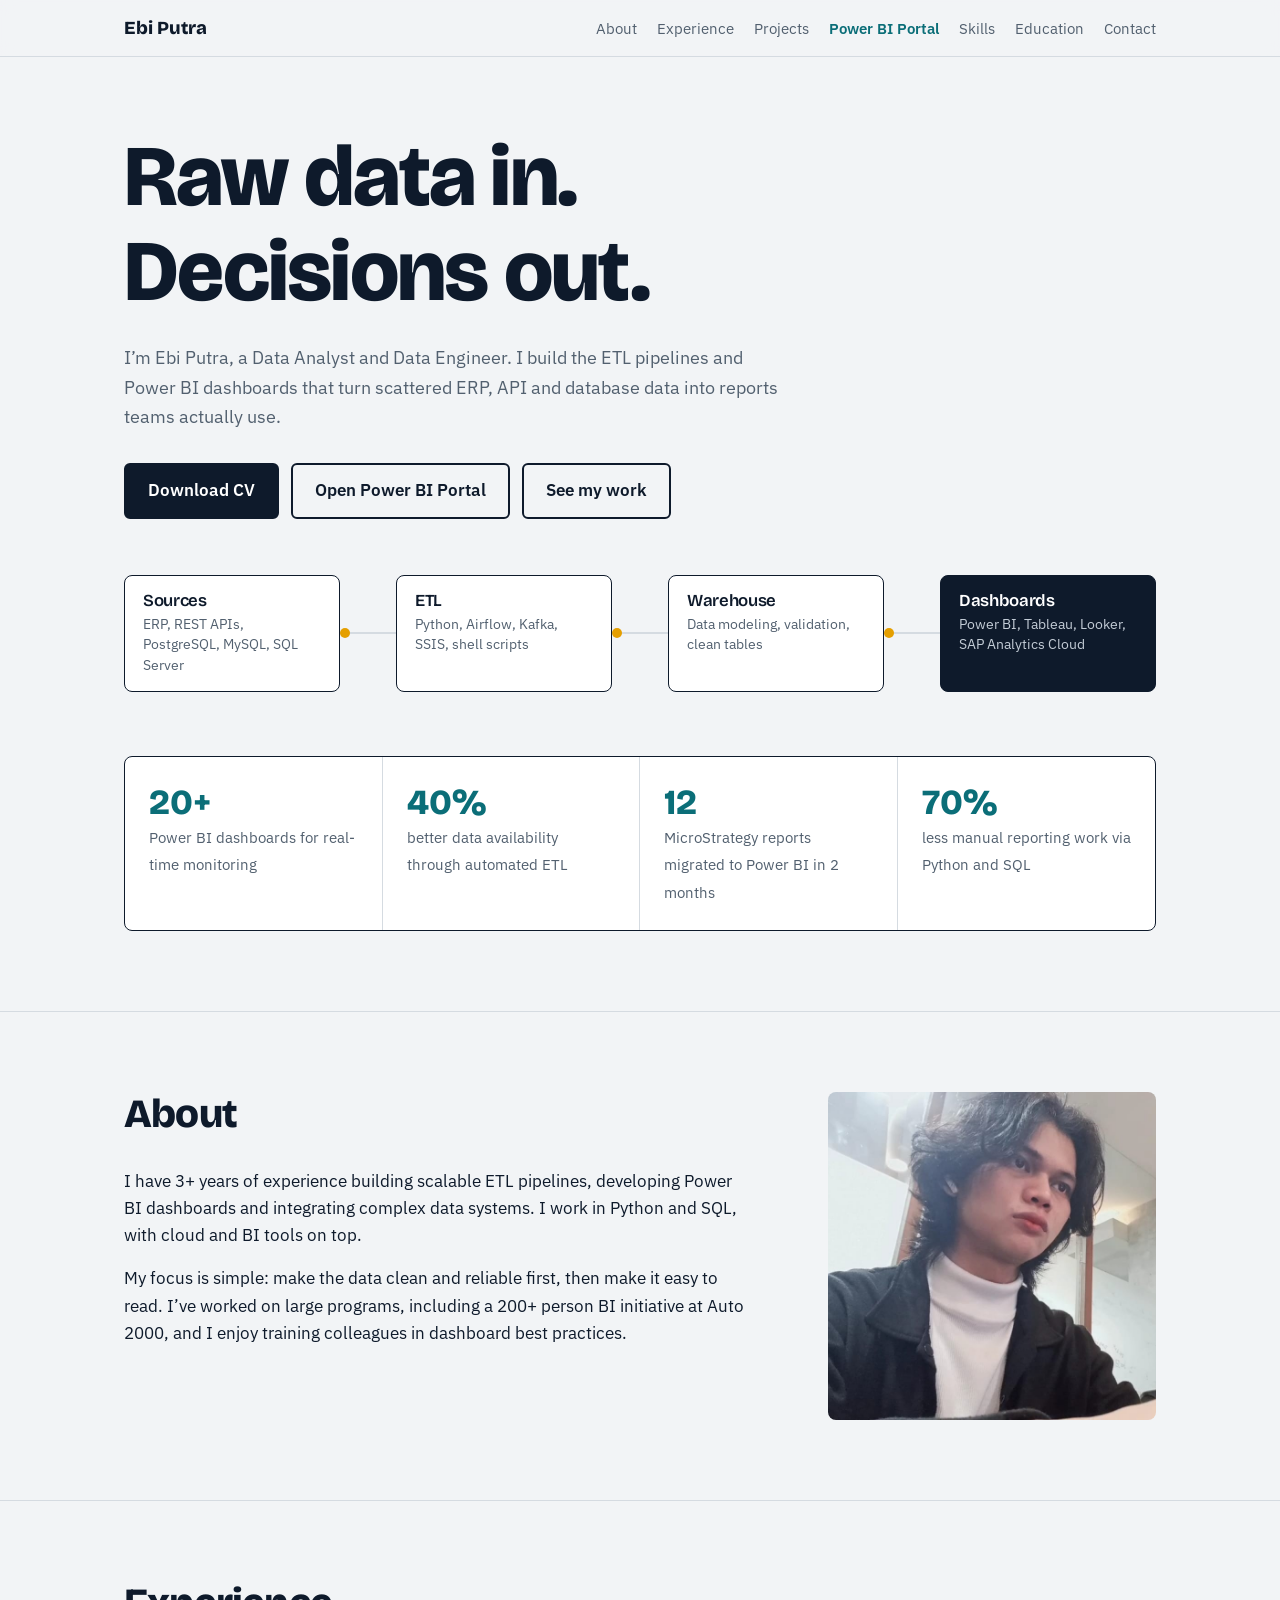
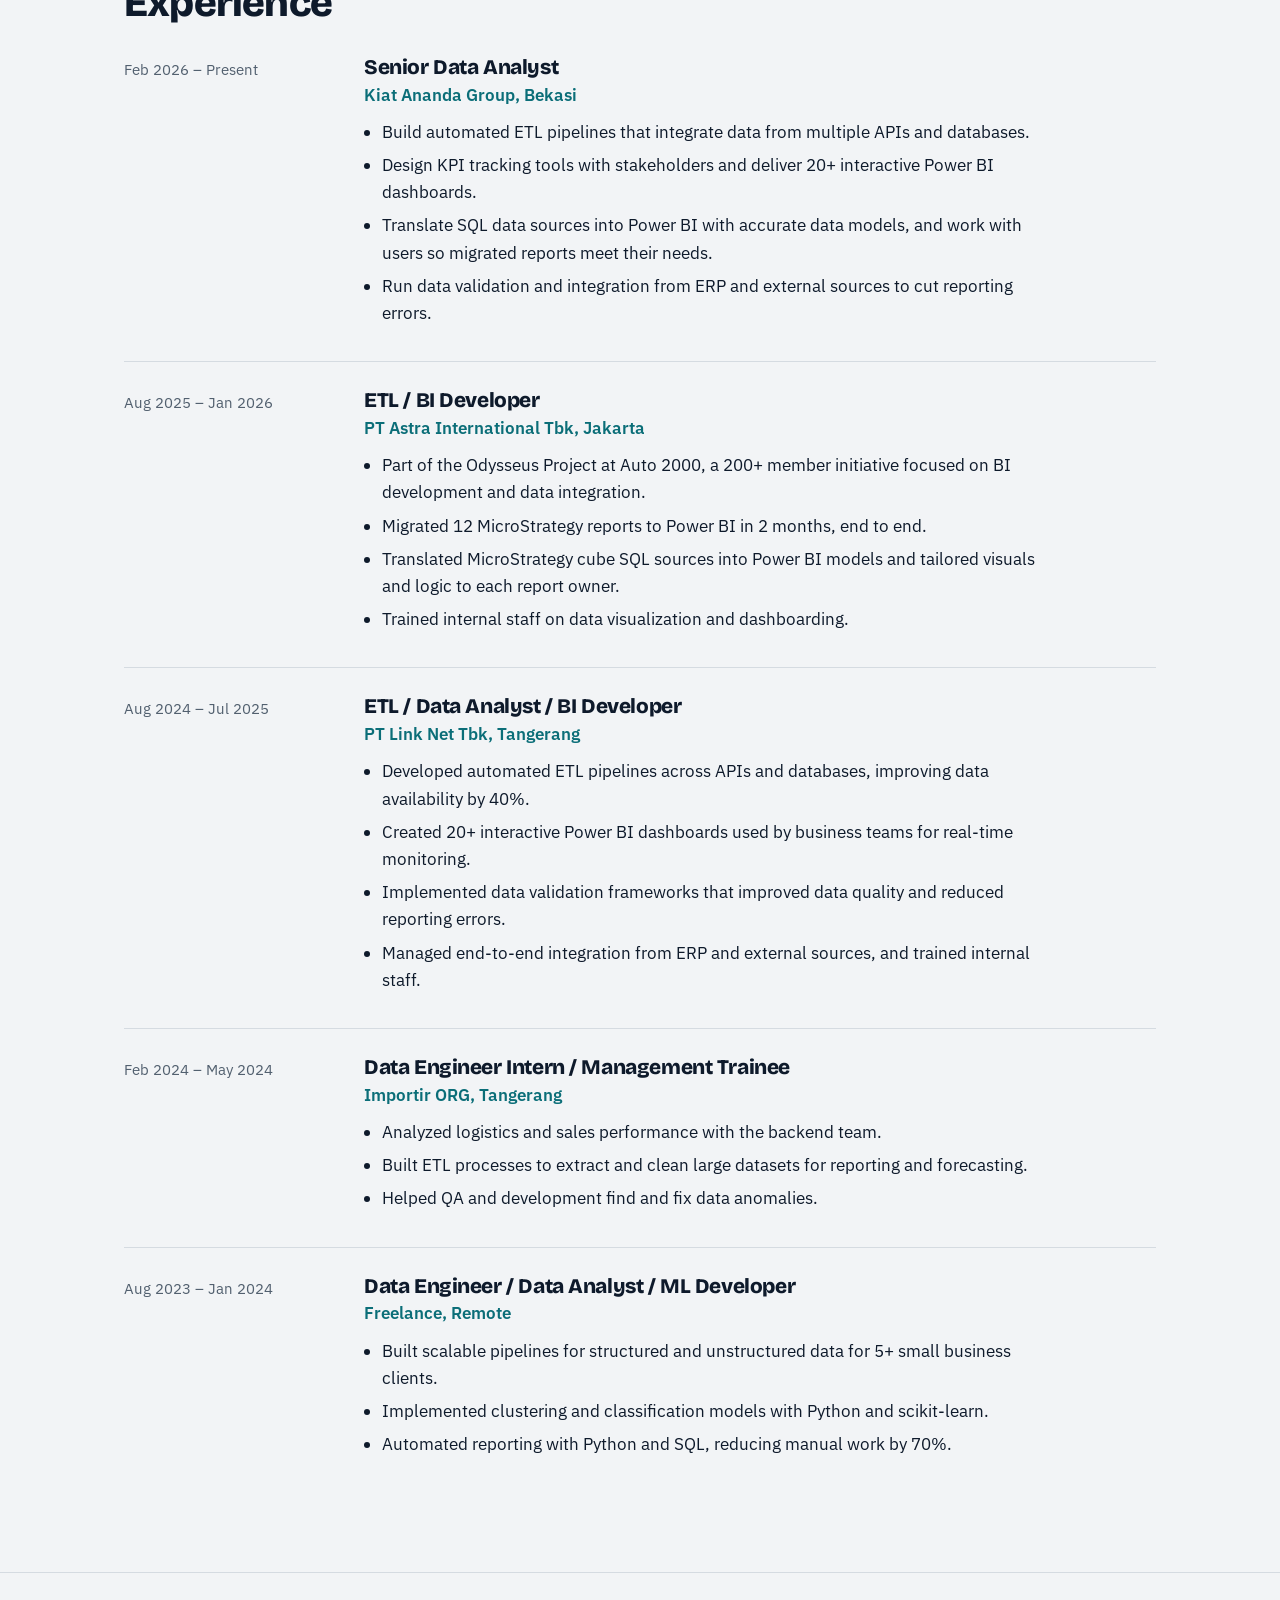
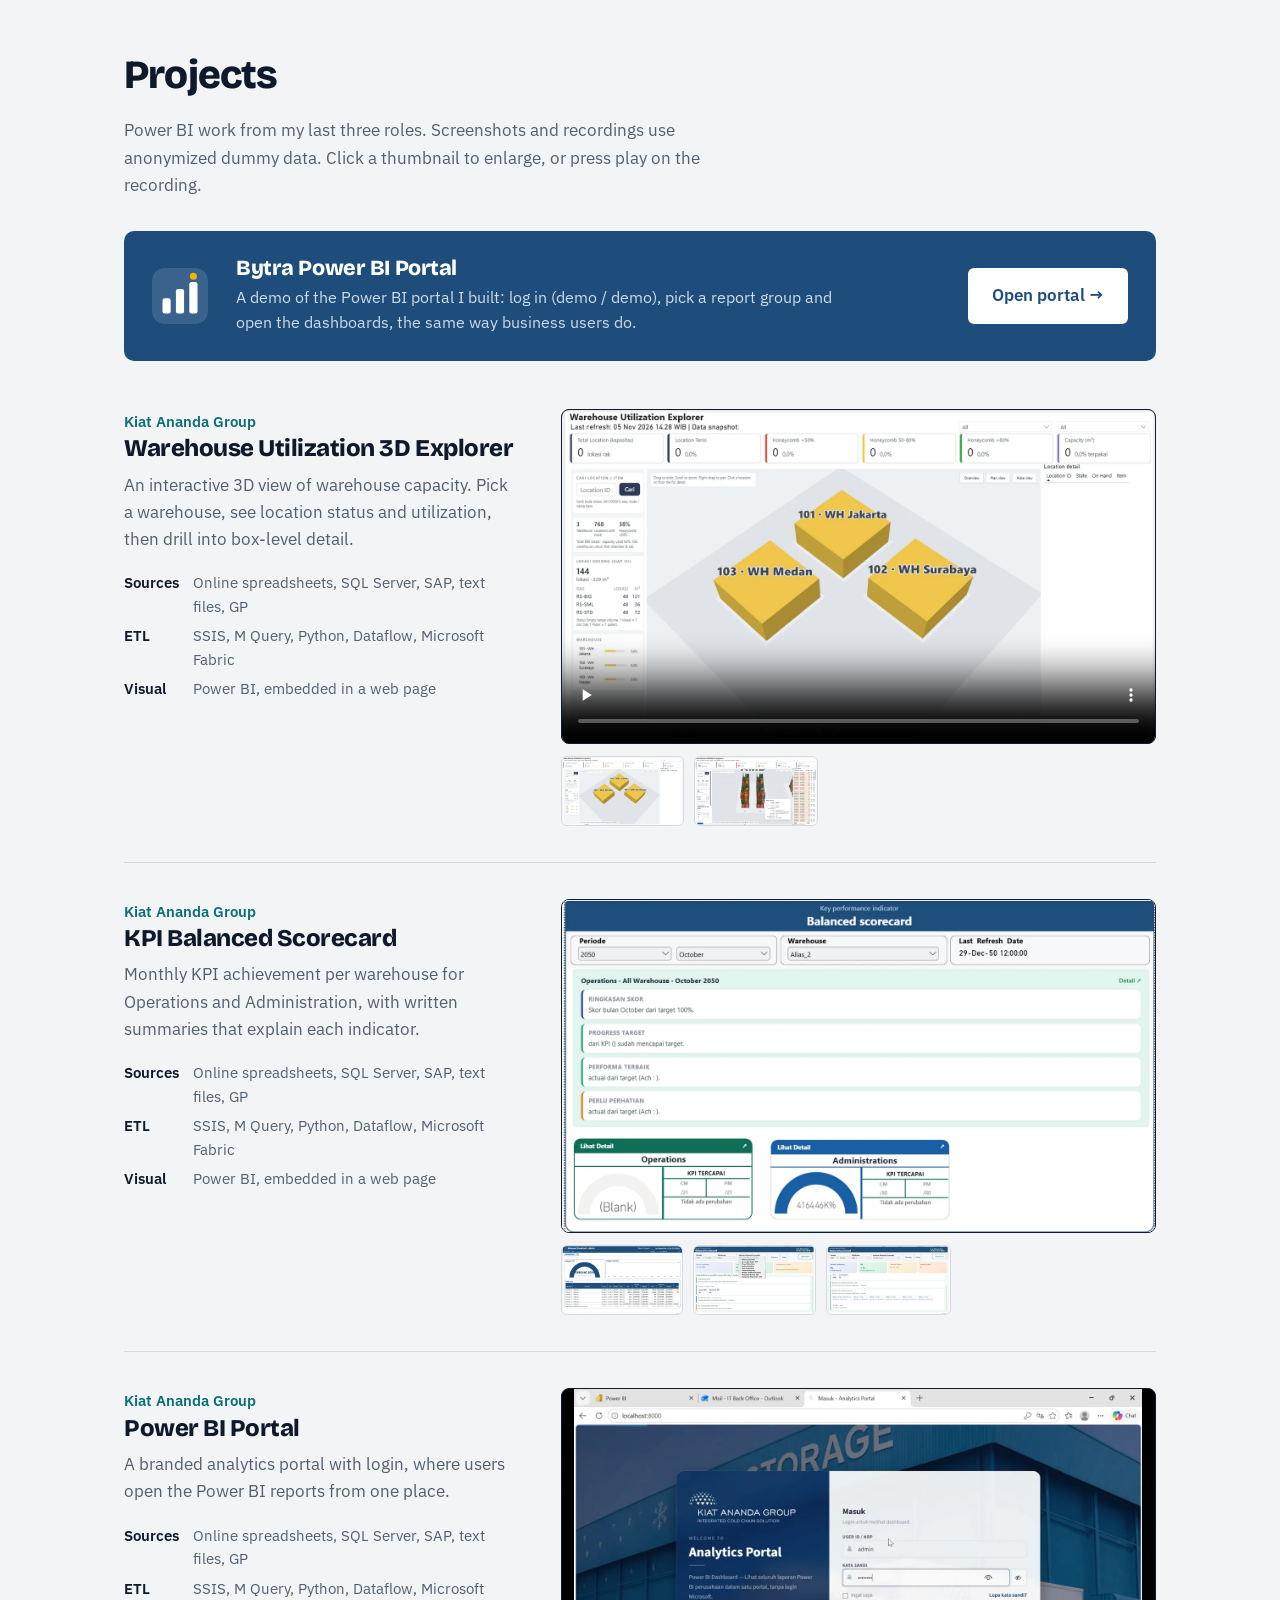
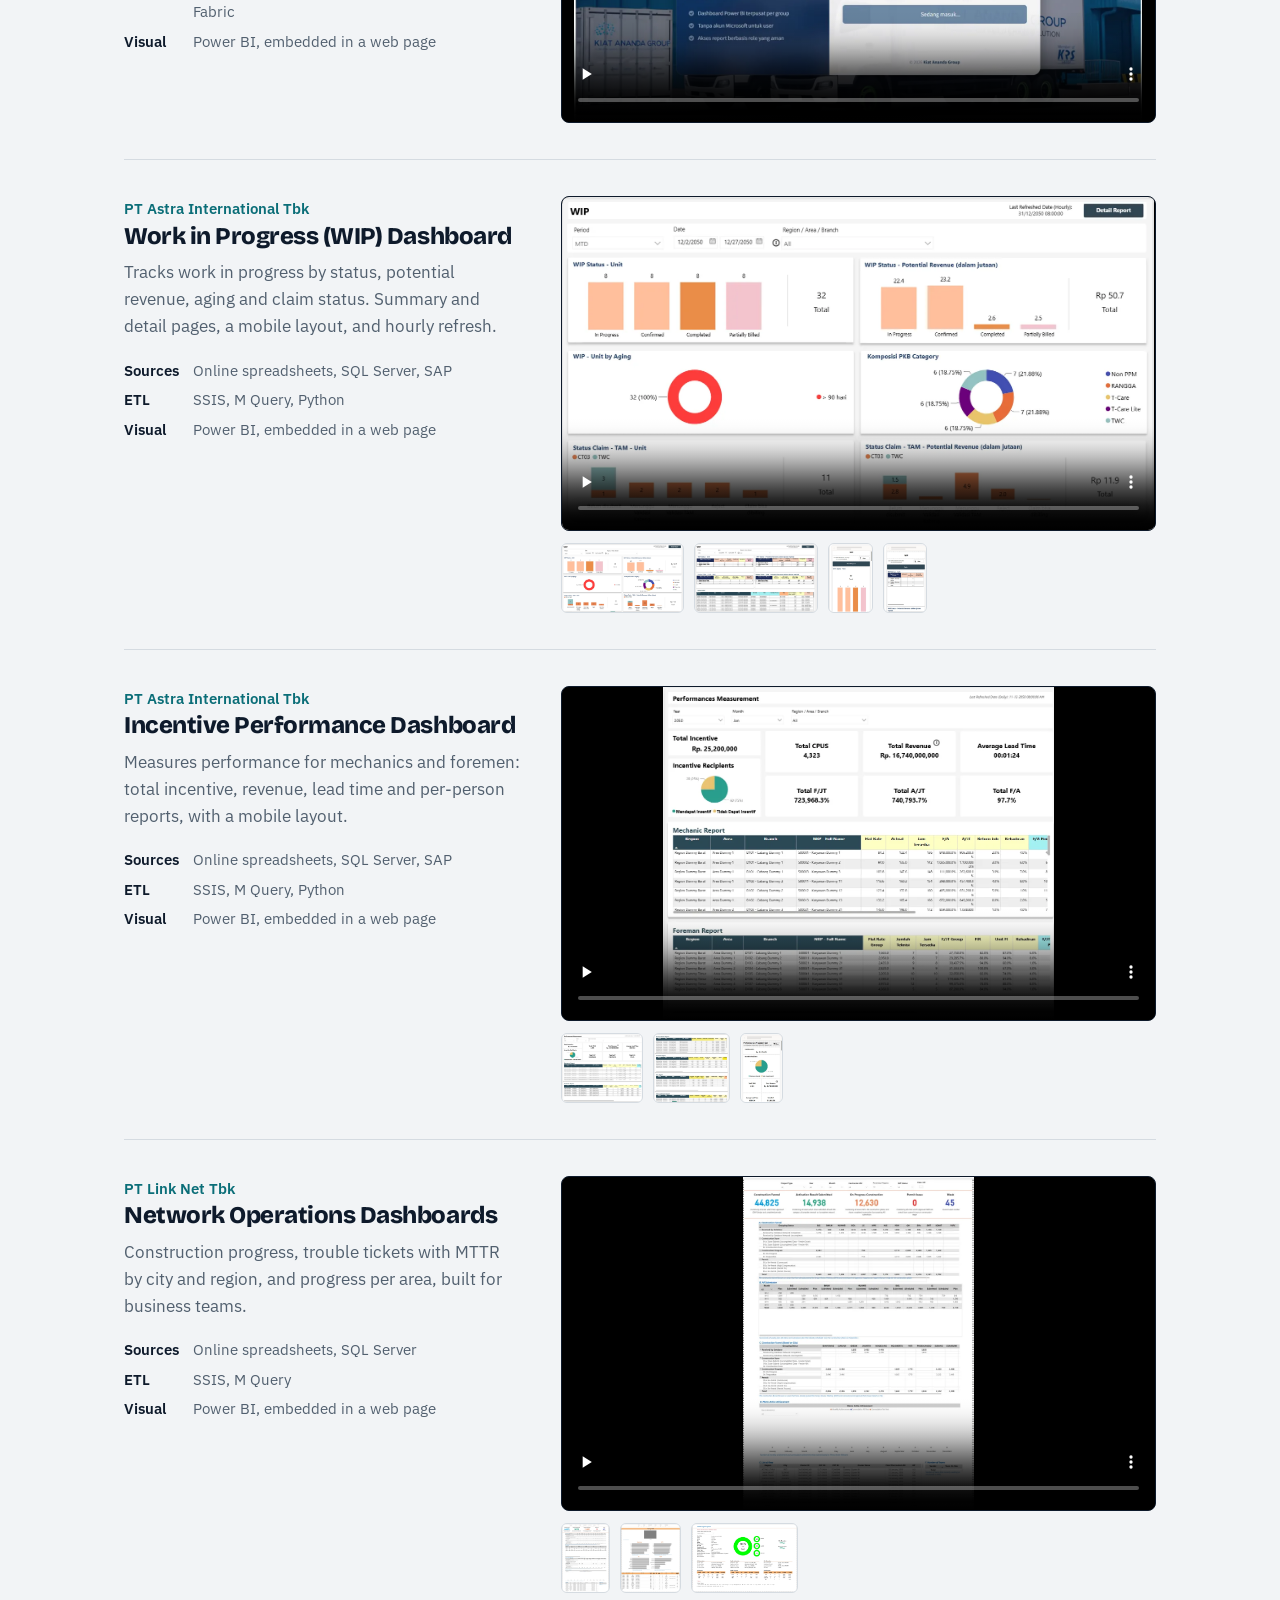
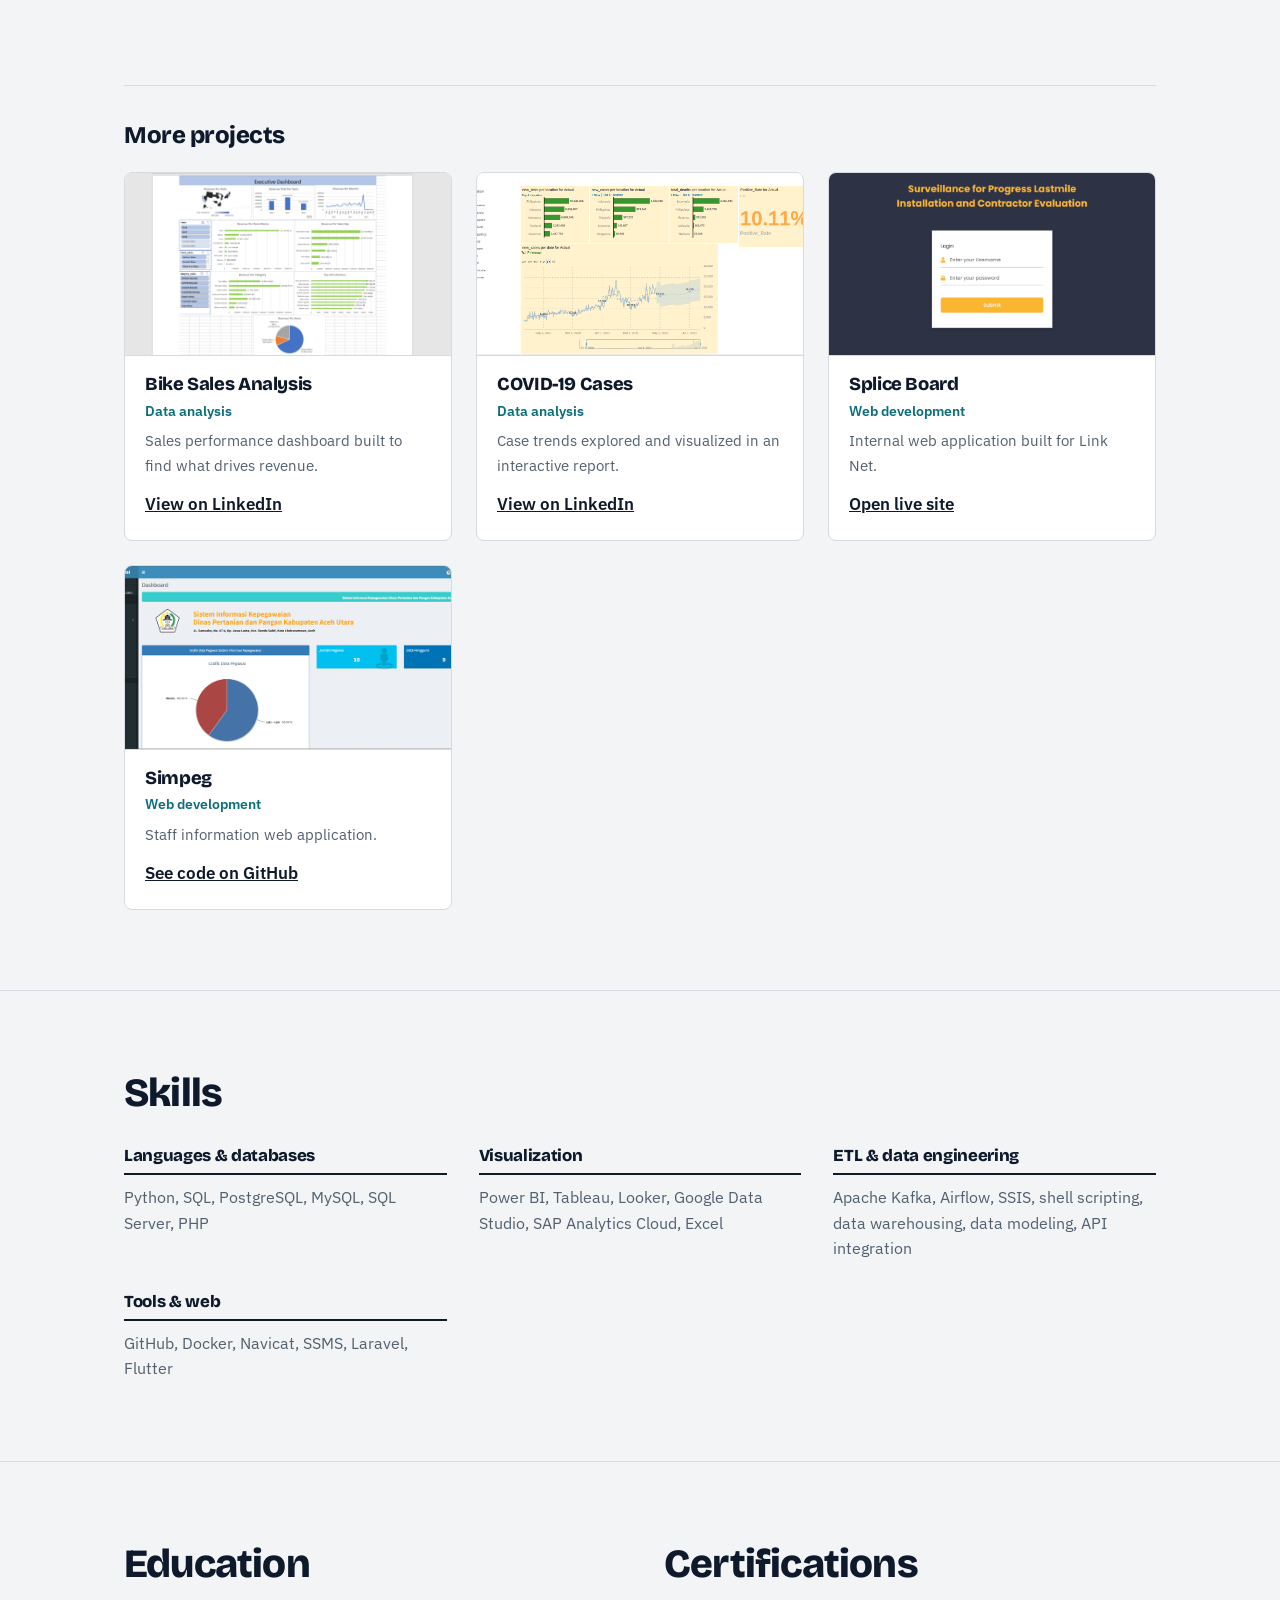
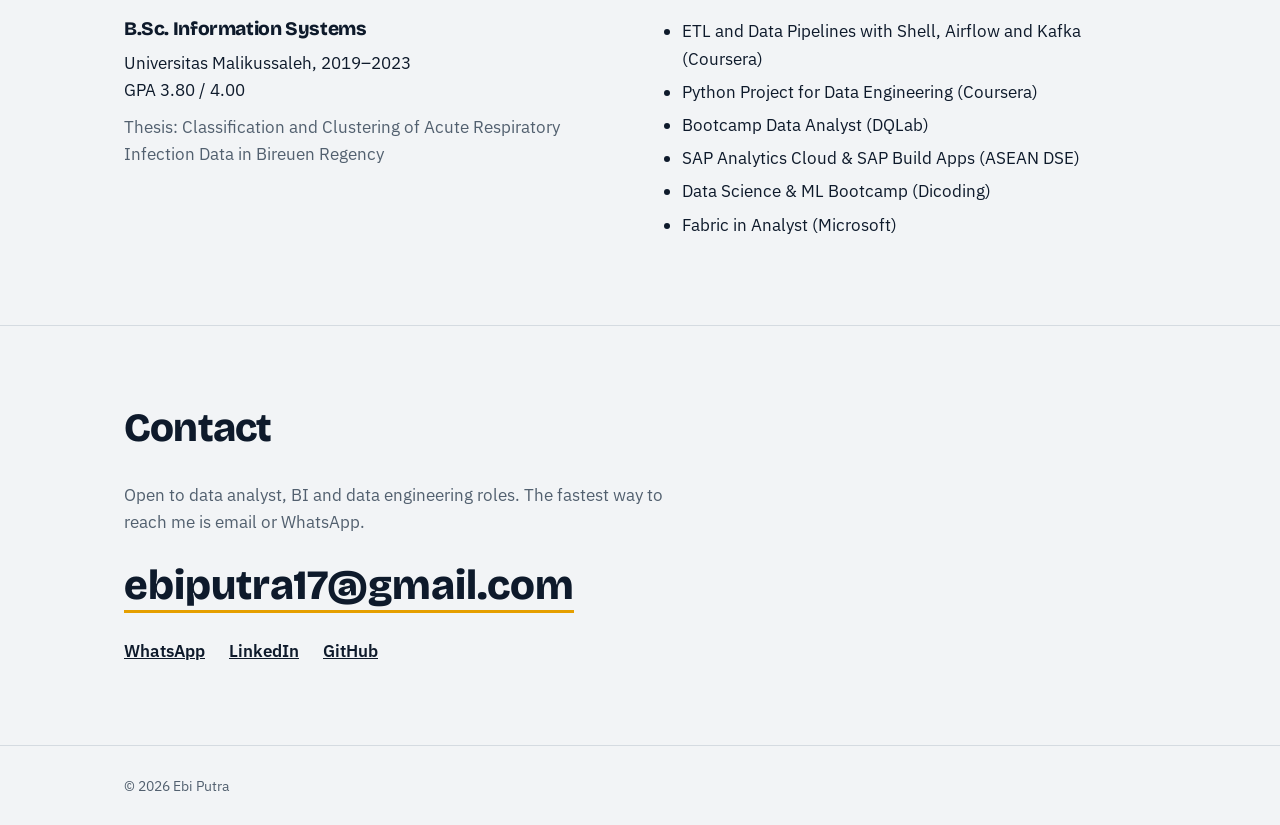
<file: index.html>
<!doctype html>
<html lang="en">
<head>
<meta charset="utf-8">
<meta name="viewport" content="width=device-width, initial-scale=1">
<title>Ebi Putra – Data Analyst & Data Engineer</title>
<meta name="description" content="Portfolio of Ebi Putra: ETL pipelines, Power BI dashboards and data integration for business reporting.">
<link rel="canonical" href="https://ebiputra17.github.io/bytra17/">
<meta property="og:type" content="website">
<meta property="og:title" content="Ebi Putra – Data Analyst & Data Engineer">
<meta property="og:description" content="ETL pipelines, Power BI dashboards and data integration for business reporting.">
<meta property="og:url" content="https://ebiputra17.github.io/bytra17/">
<meta property="og:image" content="https://ebiputra17.github.io/bytra17/assets/work/kag-kpi-home.webp">
<meta name="twitter:card" content="summary_large_image">
<link rel="icon" type="image/png" href="assets/logo/favicon.png">
<link rel="preconnect" href="https://fonts.googleapis.com">
<link rel="preconnect" href="https://fonts.gstatic.com" crossorigin>
<link href="https://fonts.googleapis.com/css2?family=Bricolage+Grotesque:opsz,wght@12..96,600;12..96,800&family=IBM+Plex+Sans:wght@400;500;600&display=swap" rel="stylesheet">
<style>
:root{
  --bg:#F2F4F6; --surface:#FFFFFF; --ink:#0E1A2B; --muted:#52606F; --line:#D5DBE1;
  --teal:#0B6E78; --signal:#E59F00;
  --display:"Bricolage Grotesque","Segoe UI",Arial,sans-serif;
  --body:"IBM Plex Sans","Segoe UI",Arial,sans-serif;
}
*{box-sizing:border-box;margin:0}
html{scroll-behavior:smooth;scroll-padding-top:72px}
body{background:var(--bg);color:var(--ink);font:400 17px/1.6 var(--body);-webkit-font-smoothing:antialiased}
a{color:inherit}
:focus-visible{outline:3px solid var(--signal);outline-offset:3px}
.wrap{max-width:1080px;margin:0 auto;padding:0 24px}
h1,h2,h3{font-family:var(--display);line-height:1.1;letter-spacing:-.02em}
h2{font-size:clamp(1.8rem,4vw,2.5rem);font-weight:800;margin-bottom:32px}
section{padding:80px 0;border-top:1px solid var(--line)}

/* nav */
nav{position:sticky;top:0;z-index:5;background:rgba(242,244,246,.92);backdrop-filter:blur(8px);border-bottom:1px solid var(--line)}
nav .wrap{display:flex;justify-content:space-between;align-items:center;min-height:56px;gap:16px;flex-wrap:wrap}
nav b{font:800 1.15rem var(--display)}
nav ul{list-style:none;display:flex;gap:20px;padding:0;font-size:.95rem;flex-wrap:wrap}
nav a{text-decoration:none;color:var(--muted)}
nav a:hover{color:var(--ink)}
nav a.portal-link{color:var(--teal);font-weight:600}

/* portal banner */
.portal{display:grid;grid-template-columns:auto 1fr auto;gap:20px 28px;align-items:center;background:#1e4d7c;color:#fff;border-radius:10px;padding:26px 28px;margin-top:24px}
.portal svg{width:56px;height:56px}
.portal h3{font-size:1.35rem;font-weight:800}
.portal p{color:#cfdbe8;font-size:.98rem;max-width:60ch;margin-top:4px}
.portal .btn{border-color:#fff;background:#fff;color:#1e4d7c;white-space:nowrap}
.portal .btn:hover{background:#f2b705;border-color:#f2b705;color:#0E1A2B}
@media(max-width:700px){.portal{grid-template-columns:1fr}}

/* hero */
.hero{padding:72px 0 64px;border:0}
.hero h1{font-size:clamp(2.6rem,7.5vw,5.4rem);font-weight:800;max-width:14ch}
.hero p.lead{max-width:60ch;margin:24px 0 32px;font-size:1.15rem;color:var(--muted)}
.btns{display:flex;gap:12px;flex-wrap:wrap}
.btn{display:inline-block;padding:12px 22px;border-radius:6px;font-weight:600;text-decoration:none;border:2px solid var(--ink)}
.btn.primary{background:var(--ink);color:#fff}
.btn:hover{background:var(--teal);border-color:var(--teal);color:#fff}

/* the pipeline: the one memorable element */
.flow{margin-top:56px;display:grid;grid-template-columns:1fr 56px 1fr 56px 1fr 56px 1fr;align-items:stretch}
.node{background:var(--surface);border:1.5px solid var(--ink);border-radius:8px;padding:16px 18px}
.node h3{font-size:1.05rem;font-weight:600;margin-bottom:4px}
.node p{font-size:.88rem;color:var(--muted);line-height:1.45}
.node.end{background:var(--ink);color:#fff}
.node.end p{color:#C3CCD6}
.link{position:relative;align-self:center;height:2px;background:var(--line)}
.link i{position:absolute;top:-4px;left:0;width:10px;height:10px;border-radius:50%;background:var(--signal);animation:run 2.4s linear infinite}
.link:nth-of-type(2) i{animation-delay:.5s}.link:nth-of-type(4) i{animation-delay:1s}
@keyframes run{from{left:0;opacity:0}15%{opacity:1}85%{opacity:1}to{left:calc(100% - 10px);opacity:0}}
@media(max-width:820px){
  .flow{grid-template-columns:1fr}
  .link{width:2px;height:36px;justify-self:center}
  .link i{top:0;left:-4px;animation-name:runv}
  @keyframes runv{from{top:0;opacity:0}15%{opacity:1}85%{opacity:1}to{top:calc(100% - 10px);opacity:0}}
}
@media(prefers-reduced-motion:reduce){.link i{animation:none;left:calc(50% - 5px);opacity:1}html{scroll-behavior:auto}}

/* results */
.results{display:grid;grid-template-columns:repeat(auto-fit,minmax(200px,1fr));gap:0;border:1.5px solid var(--ink);border-radius:8px;background:var(--surface)}
.results div{padding:24px;border-right:1px solid var(--line)}
.results div:last-child{border:0}
.results strong{display:block;font:800 2.2rem var(--display);color:var(--teal)}
.results span{color:var(--muted);font-size:.95rem}

/* about */
.about{display:grid;grid-template-columns:2fr 1fr;gap:48px;align-items:start}
.about p{max-width:62ch}
.about p+p{margin-top:16px}
.about img{width:100%;border-radius:8px;aspect-ratio:1;object-fit:cover;object-position:center top}
@media(max-width:700px){.about{grid-template-columns:1fr}.about img{max-width:260px}}

/* experience */
.job{display:grid;grid-template-columns:200px 1fr;gap:12px 40px;padding:28px 0;border-top:1px solid var(--line)}
.job:first-of-type{border-top:0;padding-top:0}
.job time{color:var(--muted);font-size:.95rem}
.job h3{font-size:1.3rem;font-weight:800}
.job .org{color:var(--teal);font-weight:600;margin:2px 0 10px}
.job ul{padding-left:18px;max-width:68ch}
.job li{margin-bottom:6px}
@media(max-width:700px){.job{grid-template-columns:1fr}}

/* projects */
.grid{display:grid;grid-template-columns:repeat(auto-fill,minmax(300px,1fr));gap:24px}
.card{background:var(--surface);border:1px solid var(--line);border-radius:8px;overflow:hidden;display:flex;flex-direction:column}
.card img{width:100%;aspect-ratio:16/9;object-fit:cover;object-position:top;border-bottom:1px solid var(--line)}
.card>div{padding:18px 20px 22px;display:flex;flex-direction:column;gap:6px;flex:1}
.card h3{font-size:1.15rem;font-weight:800}
.card .tag{font-size:.85rem;color:var(--teal);font-weight:600}
.card p{color:var(--muted);font-size:.95rem}
.card a{margin-top:auto;padding-top:8px;font-weight:600;color:var(--ink)}
.card a:hover{color:var(--teal)}


/* case studies */
.note{color:var(--muted);max-width:64ch;margin:-12px 0 40px}
.case{display:grid;grid-template-columns:1fr 1.5fr;gap:24px 40px;padding:36px 0;border-top:1px solid var(--line)}
.case:first-of-type{border-top:0;padding-top:0}
.case .org{color:var(--teal);font-weight:600;font-size:.95rem}
.case h3{font-size:1.5rem;font-weight:800;margin:2px 0 10px}
.case-info p:not(.org){color:var(--muted)}
.stack{display:grid;grid-template-columns:auto 1fr;gap:6px 14px;margin-top:18px;font-size:.92rem}
.stack dt{font-weight:600}.stack dd{margin:0;color:var(--muted)}
.case-media video,.hero-shot{width:100%;display:block;border:1.5px solid var(--ink);border-radius:8px;background:#000;aspect-ratio:16/9}
.hero-shot{padding:0;background:var(--surface);cursor:zoom-in;overflow:hidden}
.hero-shot img{width:100%;height:100%;object-fit:cover;object-position:top}
.thumbs{display:flex;gap:10px;margin-top:12px;flex-wrap:wrap}
.thumbs button{padding:0;border:1px solid var(--line);border-radius:6px;background:var(--surface);cursor:zoom-in;overflow:hidden}
.thumbs button:hover{border-color:var(--teal)}
.thumbs img{display:block;height:68px;width:auto;max-width:150px;object-fit:cover}
.sub{font-size:1.5rem;font-weight:800;margin:56px 0 24px;padding-top:36px;border-top:1px solid var(--line)}
dialog{border:0;background:transparent;padding:0;max-width:none;max-height:none}
dialog::backdrop{background:rgba(14,26,43,.86)}
dialog img{display:block;max-width:94vw;max-height:92vh;border-radius:6px;background:#fff;cursor:zoom-out}
@media(max-width:820px){.case{grid-template-columns:1fr}}

/* skills */
.skills{display:grid;grid-template-columns:repeat(auto-fit,minmax(240px,1fr));gap:32px}
.skills h3{font-size:1.05rem;font-weight:800;margin-bottom:10px;padding-bottom:8px;border-bottom:2px solid var(--ink)}
.skills p{color:var(--muted);font-size:.98rem}

/* education + certs */
.two{display:grid;grid-template-columns:1fr 1fr;gap:48px}
.two h3{font-size:1.2rem;font-weight:800;margin-bottom:10px}
.two ul{padding-left:18px}.two li{margin-bottom:6px}
@media(max-width:700px){.two{grid-template-columns:1fr}}

/* contact */
.contact p{max-width:54ch;color:var(--muted);margin-bottom:24px}
.contact .mail{font:800 clamp(1.5rem,4.5vw,2.6rem) var(--display);text-decoration:none;border-bottom:3px solid var(--signal);word-break:break-all}
.contact .mail:hover{color:var(--teal)}
.links{display:flex;gap:24px;flex-wrap:wrap;margin-top:28px}
.links a{font-weight:600}
footer{padding:28px 0;border-top:1px solid var(--line);color:var(--muted);font-size:.9rem}
</style>
</head>
<body>

<nav>
  <div class="wrap">
    <b>Ebi Putra</b>
    <ul>
      <li><a href="#about">About</a></li>
      <li><a href="#experience">Experience</a></li>
      <li><a href="#projects">Projects</a></li>
      <li><a href="portal/" class="portal-link">Power BI Portal</a></li>
      <li><a href="#skills">Skills</a></li>
      <li><a href="#education">Education</a></li>
      <li><a href="#contact">Contact</a></li>
    </ul>
  </div>
</nav>

<header class="hero">
  <div class="wrap">
    <h1>Raw data in. Decisions out.</h1>
    <p class="lead">I’m Ebi Putra, a Data Analyst and Data Engineer. I build the ETL pipelines and Power BI dashboards that turn scattered ERP, API and database data into reports teams actually use.</p>
    <div class="btns">
      <a class="btn primary" href="assets/CV-Ebi-Putra.pdf" download>Download CV</a>
      <a class="btn" href="portal/">Open Power BI Portal</a>
      <a class="btn" href="#projects">See my work</a>
    </div>

    <div class="flow" role="img" aria-label="Data flow: sources, ETL, data warehouse, Power BI dashboards">
      <div class="node"><h3>Sources</h3><p>ERP, REST APIs, PostgreSQL, MySQL, SQL Server</p></div>
      <div class="link"><i></i></div>
      <div class="node"><h3>ETL</h3><p>Python, Airflow, Kafka, SSIS, shell scripts</p></div>
      <div class="link"><i></i></div>
      <div class="node"><h3>Warehouse</h3><p>Data modeling, validation, clean tables</p></div>
      <div class="link"><i></i></div>
      <div class="node end"><h3>Dashboards</h3><p>Power BI, Tableau, Looker, SAP Analytics Cloud</p></div>
    </div>
  </div>
</header>

<section style="padding-top:0;border:0">
  <div class="wrap">
    <div class="results">
      <div><strong>20+</strong><span>Power BI dashboards for real-time monitoring</span></div>
      <div><strong>40%</strong><span>better data availability through automated ETL</span></div>
      <div><strong>12</strong><span>MicroStrategy reports migrated to Power BI in 2 months</span></div>
      <div><strong>70%</strong><span>less manual reporting work via Python and SQL</span></div>
    </div>
  </div>
</section>

<section id="about">
  <div class="wrap about">
    <div>
      <h2>About</h2>
      <p>I have 3+ years of experience building scalable ETL pipelines, developing Power BI dashboards and integrating complex data systems. I work in Python and SQL, with cloud and BI tools on top.</p>
      <p>My focus is simple: make the data clean and reliable first, then make it easy to read. I’ve worked on large programs, including a 200+ person BI initiative at Auto 2000, and I enjoy training colleagues in dashboard best practices.</p>
    </div>
    <img src="assets/images/eby.jpg" alt="Portrait of Ebi Putra" loading="lazy">
  </div>
</section>

<section id="experience">
  <div class="wrap">
    <h2>Experience</h2>

    <article class="job">
      <time>Feb 2026 – Present</time>
      <div>
        <h3>Senior Data Analyst</h3>
        <p class="org">Kiat Ananda Group, Bekasi</p>
        <ul>
          <li>Build automated ETL pipelines that integrate data from multiple APIs and databases.</li>
          <li>Design KPI tracking tools with stakeholders and deliver 20+ interactive Power BI dashboards.</li>
          <li>Translate SQL data sources into Power BI with accurate data models, and work with users so migrated reports meet their needs.</li>
          <li>Run data validation and integration from ERP and external sources to cut reporting errors.</li>
        </ul>
      </div>
    </article>

    <article class="job">
      <time>Aug 2025 – Jan 2026</time>
      <div>
        <h3>ETL / BI Developer</h3>
        <p class="org">PT Astra International Tbk, Jakarta</p>
        <ul>
          <li>Part of the Odysseus Project at Auto 2000, a 200+ member initiative focused on BI development and data integration.</li>
          <li>Migrated 12 MicroStrategy reports to Power BI in 2 months, end to end.</li>
          <li>Translated MicroStrategy cube SQL sources into Power BI models and tailored visuals and logic to each report owner.</li>
          <li>Trained internal staff on data visualization and dashboarding.</li>
        </ul>
      </div>
    </article>

    <article class="job">
      <time>Aug 2024 – Jul 2025</time>
      <div>
        <h3>ETL / Data Analyst / BI Developer</h3>
        <p class="org">PT Link Net Tbk, Tangerang</p>
        <ul>
          <li>Developed automated ETL pipelines across APIs and databases, improving data availability by 40%.</li>
          <li>Created 20+ interactive Power BI dashboards used by business teams for real-time monitoring.</li>
          <li>Implemented data validation frameworks that improved data quality and reduced reporting errors.</li>
          <li>Managed end-to-end integration from ERP and external sources, and trained internal staff.</li>
        </ul>
      </div>
    </article>

    <article class="job">
      <time>Feb 2024 – May 2024</time>
      <div>
        <h3>Data Engineer Intern / Management Trainee</h3>
        <p class="org">Importir ORG, Tangerang</p>
        <ul>
          <li>Analyzed logistics and sales performance with the backend team.</li>
          <li>Built ETL processes to extract and clean large datasets for reporting and forecasting.</li>
          <li>Helped QA and development find and fix data anomalies.</li>
        </ul>
      </div>
    </article>

    <article class="job">
      <time>Aug 2023 – Jan 2024</time>
      <div>
        <h3>Data Engineer / Data Analyst / ML Developer</h3>
        <p class="org">Freelance, Remote</p>
        <ul>
          <li>Built scalable pipelines for structured and unstructured data for 5+ small business clients.</li>
          <li>Implemented clustering and classification models with Python and scikit-learn.</li>
          <li>Automated reporting with Python and SQL, reducing manual work by 70%.</li>
        </ul>
      </div>
    </article>
  </div>
</section>

<section id="projects">
  <div class="wrap">
    <h2>Projects</h2>
    <p class="note">Power BI work from my last three roles. Screenshots and recordings use anonymized dummy data. Click a thumbnail to enlarge, or press play on the recording.</p>

    <a class="portal" href="portal/" style="text-decoration:none;margin:-8px 0 48px">
      <svg viewBox="0 0 48 48" aria-hidden="true"><rect width="48" height="48" rx="11" fill="#fff" fill-opacity=".12"/><g fill="#fff"><rect x="9" y="26" width="7" height="13" rx="2"/><rect x="20.5" y="18" width="7" height="21" rx="2"/><rect x="32" y="12" width="7" height="27" rx="2"/></g><circle cx="35.5" cy="7" r="3" fill="#f2b705"/></svg>
      <div><h3>Bytra Power BI Portal</h3><p>A demo of the Power BI portal I built: log in (demo / demo), pick a report group and open the dashboards, the same way business users do.</p></div>
      <span class="btn">Open portal →</span>
    </a>

    <article class="case">
      <div class="case-info">
        <p class="org">Kiat Ananda Group</p>
        <h3>Warehouse Utilization 3D Explorer</h3>
        <p>An interactive 3D view of warehouse capacity. Pick a warehouse, see location status and utilization, then drill into box-level detail.</p>
        <dl class="stack">
          <dt>Sources</dt><dd>Online spreadsheets, SQL Server, SAP, text files, GP</dd>
          <dt>ETL</dt><dd>SSIS, M Query, Python, Dataflow, Microsoft Fabric</dd>
          <dt>Visual</dt><dd>Power BI, embedded in a web page</dd>
        </dl>
      </div>
      <div class="case-media">
        <video controls preload="none" playsinline poster="assets/work/kag-whs-explorer.webp"><source src="assets/work/kag-whs.mp4" type="video/mp4"></video>
        <div class="thumbs"><button type="button" data-full="assets/work/kag-whs-explorer.webp" aria-label="Enlarge: 3D warehouse explorer"><img src="assets/work/kag-whs-explorer.webp" alt="3D warehouse explorer" loading="lazy"></button><button type="button" data-full="assets/work/kag-whs-detail.webp" aria-label="Enlarge: Warehouse box detail"><img src="assets/work/kag-whs-detail.webp" alt="Warehouse box detail" loading="lazy"></button></div>
      </div>
    </article>
    <article class="case">
      <div class="case-info">
        <p class="org">Kiat Ananda Group</p>
        <h3>KPI Balanced Scorecard</h3>
        <p>Monthly KPI achievement per warehouse for Operations and Administration, with written summaries that explain each indicator.</p>
        <dl class="stack">
          <dt>Sources</dt><dd>Online spreadsheets, SQL Server, SAP, text files, GP</dd>
          <dt>ETL</dt><dd>SSIS, M Query, Python, Dataflow, Microsoft Fabric</dd>
          <dt>Visual</dt><dd>Power BI, embedded in a web page</dd>
        </dl>
      </div>
      <div class="case-media">
        <button type="button" class="hero-shot" data-full="assets/work/kag-kpi-home.webp" aria-label="Enlarge: Balanced scorecard home"><img src="assets/work/kag-kpi-home.webp" alt="Balanced scorecard home page" loading="lazy"></button>
        <div class="thumbs">
          <button type="button" data-full="assets/work/kag-kpi-summary.webp" aria-label="Enlarge: KPI summary"><img src="assets/work/kag-kpi-summary.webp" alt="KPI summary" loading="lazy"></button>
          <button type="button" data-full="assets/work/kag-kpi-narrative-1.webp" aria-label="Enlarge: KPI narrative detail"><img src="assets/work/kag-kpi-narrative-1.webp" alt="KPI narrative detail" loading="lazy"></button>
          <button type="button" data-full="assets/work/kag-kpi-narrative-2.webp" aria-label="Enlarge: KPI narrative detail, second view"><img src="assets/work/kag-kpi-narrative-2.webp" alt="KPI narrative detail, second view" loading="lazy"></button>
        </div>
      </div>
    </article>
    <article class="case">
      <div class="case-info">
        <p class="org">Kiat Ananda Group</p>
        <h3>Power BI Portal</h3>
        <p>A branded analytics portal with login, where users open the Power BI reports from one place.</p>
        <dl class="stack">
          <dt>Sources</dt><dd>Online spreadsheets, SQL Server, SAP, text files, GP</dd>
          <dt>ETL</dt><dd>SSIS, M Query, Python, Dataflow, Microsoft Fabric</dd>
          <dt>Visual</dt><dd>Power BI, embedded in a web page</dd>
        </dl>
      </div>
      <div class="case-media">
        <video controls preload="none" playsinline poster="assets/work/kag-portal-poster.webp"><source src="assets/work/kag-portal.mp4" type="video/mp4"></video>
      </div>
    </article>
    <article class="case">
      <div class="case-info">
        <p class="org">PT Astra International Tbk</p>
        <h3>Work in Progress (WIP) Dashboard</h3>
        <p>Tracks work in progress by status, potential revenue, aging and claim status. Summary and detail pages, a mobile layout, and hourly refresh.</p>
        <dl class="stack">
          <dt>Sources</dt><dd>Online spreadsheets, SQL Server, SAP</dd>
          <dt>ETL</dt><dd>SSIS, M Query, Python</dd>
          <dt>Visual</dt><dd>Power BI, embedded in a web page</dd>
        </dl>
      </div>
      <div class="case-media">
        <video controls preload="none" playsinline poster="assets/work/astra-wip-summary.webp"><source src="assets/work/astra-wip.mp4" type="video/mp4"></video>
        <div class="thumbs"><button type="button" data-full="assets/work/astra-wip-summary.webp" aria-label="Enlarge: WIP summary"><img src="assets/work/astra-wip-summary.webp" alt="WIP summary" loading="lazy"></button><button type="button" data-full="assets/work/astra-wip-detail.webp" aria-label="Enlarge: WIP detail"><img src="assets/work/astra-wip-detail.webp" alt="WIP detail" loading="lazy"></button><button type="button" data-full="assets/work/astra-wip-mobile-summary.webp" aria-label="Enlarge: WIP mobile summary"><img src="assets/work/astra-wip-mobile-summary.webp" alt="WIP mobile summary" loading="lazy"></button><button type="button" data-full="assets/work/astra-wip-mobile-detail.webp" aria-label="Enlarge: WIP mobile detail"><img src="assets/work/astra-wip-mobile-detail.webp" alt="WIP mobile detail" loading="lazy"></button></div>
      </div>
    </article>
    <article class="case">
      <div class="case-info">
        <p class="org">PT Astra International Tbk</p>
        <h3>Incentive Performance Dashboard</h3>
        <p>Measures performance for mechanics and foremen: total incentive, revenue, lead time and per-person reports, with a mobile layout.</p>
        <dl class="stack">
          <dt>Sources</dt><dd>Online spreadsheets, SQL Server, SAP</dd>
          <dt>ETL</dt><dd>SSIS, M Query, Python</dd>
          <dt>Visual</dt><dd>Power BI, embedded in a web page</dd>
        </dl>
      </div>
      <div class="case-media">
        <video controls preload="none" playsinline poster="assets/work/astra-incentive-main.webp"><source src="assets/work/astra-incentive.mp4" type="video/mp4"></video>
        <div class="thumbs"><button type="button" data-full="assets/work/astra-incentive-main.webp" aria-label="Enlarge: Incentive overview"><img src="assets/work/astra-incentive-main.webp" alt="Incentive overview" loading="lazy"></button><button type="button" data-full="assets/work/astra-incentive-detail.webp" aria-label="Enlarge: Incentive detail"><img src="assets/work/astra-incentive-detail.webp" alt="Incentive detail" loading="lazy"></button><button type="button" data-full="assets/work/astra-incentive-mobile.webp" aria-label="Enlarge: Incentive mobile layout"><img src="assets/work/astra-incentive-mobile.webp" alt="Incentive mobile layout" loading="lazy"></button></div>
      </div>
    </article>
    <article class="case">
      <div class="case-info">
        <p class="org">PT Link Net Tbk</p>
        <h3>Network Operations Dashboards</h3>
        <p>Construction progress, trouble tickets with MTTR by city and region, and progress per area, built for business teams.</p>
        <dl class="stack">
          <dt>Sources</dt><dd>Online spreadsheets, SQL Server</dd>
          <dt>ETL</dt><dd>SSIS, M Query</dd>
          <dt>Visual</dt><dd>Power BI, embedded in a web page</dd>
        </dl>
      </div>
      <div class="case-media">
        <video controls preload="none" playsinline poster="assets/work/ln-construction.webp"><source src="assets/work/ln-dashboards.mp4" type="video/mp4"></video>
        <div class="thumbs"><button type="button" data-full="assets/work/ln-construction.webp" aria-label="Enlarge: Construction progress"><img src="assets/work/ln-construction.webp" alt="Construction progress" loading="lazy"></button><button type="button" data-full="assets/work/ln-trouble-ticket.webp" aria-label="Enlarge: Trouble tickets and MTTR"><img src="assets/work/ln-trouble-ticket.webp" alt="Trouble tickets and MTTR" loading="lazy"></button><button type="button" data-full="assets/work/ln-detail-area.webp" aria-label="Enlarge: Detail progress per area"><img src="assets/work/ln-detail-area.webp" alt="Detail progress per area" loading="lazy"></button></div>
      </div>
    </article>

    <h3 class="sub">More projects</h3>
    <div class="grid">
      <article class="card">
        <img src="assets/images/bike.png" alt="Bike sales dashboard" loading="lazy">
        <div><h3>Bike Sales Analysis</h3><span class="tag">Data analysis</span>
          <p>Sales performance dashboard built to find what drives revenue.</p>
          <a href="https://www.linkedin.com/in/ebi-putra/overlay/1713847171848/single-media-viewer/?profileId=ACoAADNUYCIBUBtPNQnWzNjT18yRiMjkwRWmM5o">View on LinkedIn</a></div>
      </article>
      <article class="card">
        <img src="assets/images/covid.png" alt="COVID-19 cases dashboard" loading="lazy">
        <div><h3>COVID-19 Cases</h3><span class="tag">Data analysis</span>
          <p>Case trends explored and visualized in an interactive report.</p>
          <a href="https://www.linkedin.com/in/ebi-putra/overlay/1713847328744/single-media-viewer/?profileId=ACoAADNUYCIBUBtPNQnWzNjT18yRiMjkwRWmM5o">View on LinkedIn</a></div>
      </article>
      <article class="card">
        <img src="assets/images/splice.png" alt="Splice Board web application" loading="lazy">
        <div><h3>Splice Board</h3><span class="tag">Web development</span>
          <p>Internal web application built for Link Net.</p>
          <a href="https://splice-board.online/">Open live site</a></div>
      </article>
      <article class="card">
        <img src="assets/images/home.png" alt="Simpeg web application home page" loading="lazy">
        <div><h3>Simpeg</h3><span class="tag">Web development</span>
          <p>Staff information web application.</p>
          <a href="https://github.com/ebyputra">See code on GitHub</a></div>
      </article>
    </div>
  </div>
</section>

<section id="skills">
  <div class="wrap">
    <h2>Skills</h2>
    <div class="skills">
      <div><h3>Languages & databases</h3><p>Python, SQL, PostgreSQL, MySQL, SQL Server, PHP</p></div>
      <div><h3>Visualization</h3><p>Power BI, Tableau, Looker, Google Data Studio, SAP Analytics Cloud, Excel</p></div>
      <div><h3>ETL & data engineering</h3><p>Apache Kafka, Airflow, SSIS, shell scripting, data warehousing, data modeling, API integration</p></div>
      <div><h3>Tools & web</h3><p>GitHub, Docker, Navicat, SSMS, Laravel, Flutter</p></div>
    </div>
  </div>
</section>

<section id="education">
  <div class="wrap two">
    <div>
      <h2>Education</h2>
      <h3>B.Sc. Information Systems</h3>
      <p>Universitas Malikussaleh, 2019–2023<br>GPA 3.80 / 4.00</p>
      <p style="margin-top:10px;color:var(--muted)">Thesis: Classification and Clustering of Acute Respiratory Infection Data in Bireuen Regency</p>
    </div>
    <div>
      <h2>Certifications</h2>
      <ul>
        <li>ETL and Data Pipelines with Shell, Airflow and Kafka (Coursera)</li>
        <li>Python Project for Data Engineering (Coursera)</li>
        <li>Bootcamp Data Analyst (DQLab)</li>
        <li>SAP Analytics Cloud & SAP Build Apps (ASEAN DSE)</li>
        <li>Data Science & ML Bootcamp (Dicoding)</li>
        <li>Fabric in Analyst (Microsoft)</li>
      </ul>
    </div>
  </div>
</section>

<section id="contact" class="contact">
  <div class="wrap">
    <h2>Contact</h2>
    <p>Open to data analyst, BI and data engineering roles. The fastest way to reach me is email or WhatsApp.</p>
    <a class="mail" href="mailto:ebiputra17@gmail.com">ebiputra17@gmail.com</a>
    <div class="links">
      <a href="https://wa.me/6282385316443">WhatsApp</a>
      <a href="https://www.linkedin.com/in/ebi-putra/">LinkedIn</a>
      <a href="https://github.com/ebyputra">GitHub</a>
    </div>
  </div>
</section>

<footer>
  <div class="wrap">© 2026 Ebi Putra</div>
</footer>


<dialog id="lb"><img alt=""></dialog>
<script>
(function(){
  var d=document.getElementById('lb'),img=d.querySelector('img');
  document.addEventListener('click',function(e){
    var b=e.target.closest('[data-full]');
    if(b){img.src=b.dataset.full;img.alt=b.getAttribute('aria-label')||'';d.showModal();return}
    if(e.target===d||e.target===img){d.close()}
  });
})();
</script>
</body>
</html>
</file>
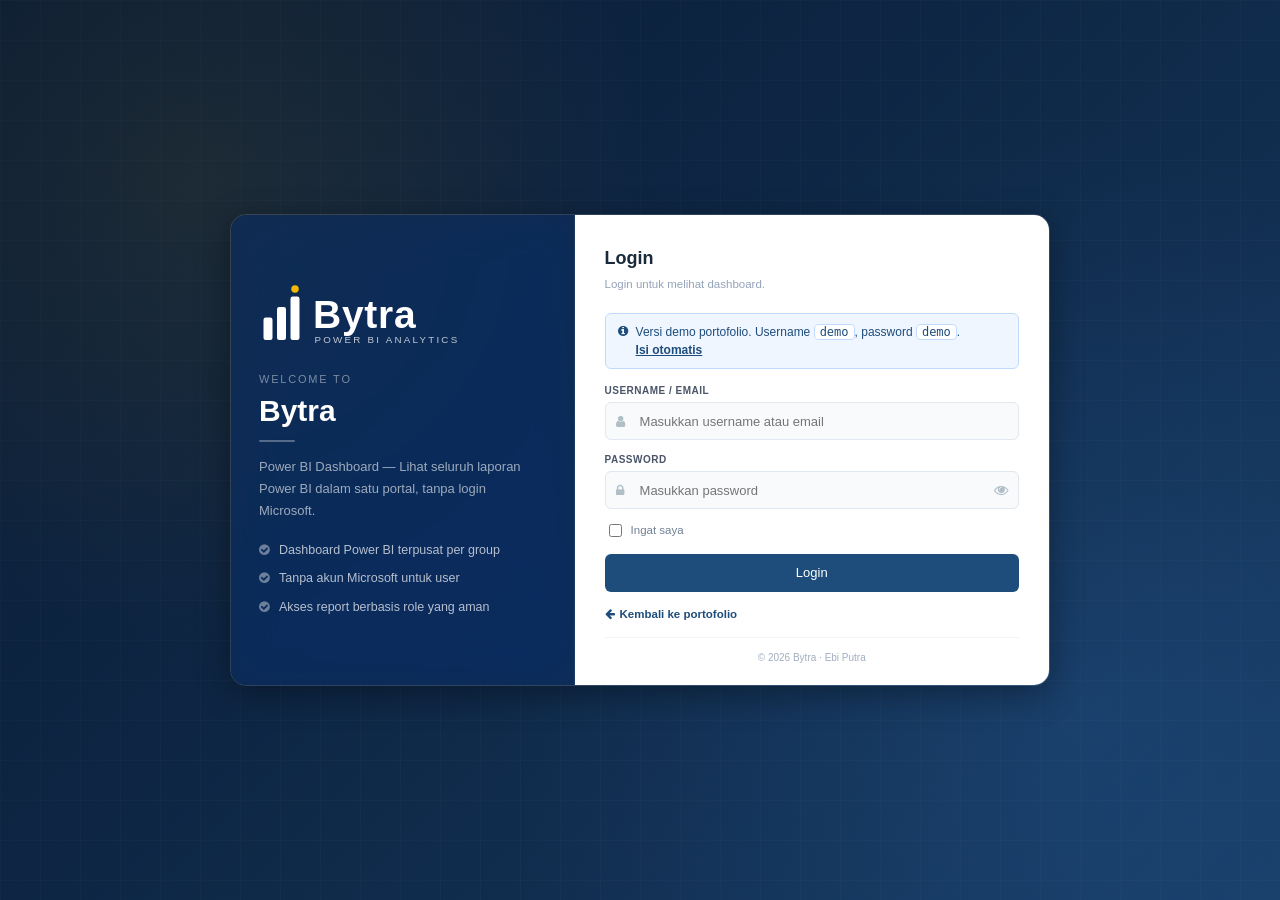
<file: portal/index.html>
<!doctype html>
<html lang="id">
<head>
<meta charset="utf-8">
<meta name="viewport" content="width=device-width, initial-scale=1">
<title>Bytra – Power BI Portal</title>
<meta name="description" content="Bytra: portal Power BI karya Ebi Putra. Versi demo statis dengan login demo dan data dummy.">
<link rel="canonical" href="https://ebiputra17.github.io/bytra17/portal/">
<meta property="og:type" content="website">
<meta property="og:title" content="Bytra – Power BI Portal by Ebi Putra">
<meta property="og:description" content="Demo portal Power BI: login, pilih Group Report, lalu buka dashboard.">
<meta property="og:url" content="https://ebiputra17.github.io/bytra17/portal/">
<meta property="og:image" content="https://ebiputra17.github.io/bytra17/assets/work/kag-whs-explorer.webp">
<meta name="robots" content="index,follow">
<link rel="icon" type="image/svg+xml" href="favicon.svg">
<link rel="stylesheet" href="https://cdnjs.cloudflare.com/ajax/libs/font-awesome/4.7.0/css/font-awesome.min.css">
<style>
:root{
  --blue:#1e4d7c; --blue-d:#163a5e; --blue-soft:#e4f0fb; --gold:#f2b705;
  --line:#d5dce2; --text:#1c2a36; --muted:#6b7a89; --bg:#ecf0f5;
  --font:"Segoe UI","Helvetica Neue",Arial,sans-serif;
}
*{box-sizing:border-box}
html,body{margin:0;height:100%}
body{font:14px/1.5 var(--font);color:var(--text);background:var(--bg);-webkit-font-smoothing:antialiased}
a{color:var(--blue)}
button,input,select{font:inherit;color:inherit}
:focus-visible{outline:2px solid var(--gold);outline-offset:2px}
[hidden]{display:none!important}

/* ================= LOGIN (sama dengan GuestLayout aplikasi) ================= */
.gl-page{position:relative;min-height:100vh;display:flex;align-items:center;justify-content:center;padding:24px 16px;
  background-color:#0d2a4a;
  background-image:radial-gradient(circle at 15% 20%,rgba(242,183,5,.18) 0,transparent 35%),radial-gradient(circle at 85% 80%,rgba(56,132,214,.35) 0,transparent 45%),linear-gradient(rgba(255,255,255,.04) 1px,transparent 1px),linear-gradient(90deg,rgba(255,255,255,.04) 1px,transparent 1px),linear-gradient(135deg,#0b2440 0%,#1e4d7c 100%);
  background-size:auto,auto,40px 40px,40px 40px,auto}
.gl-page::before{content:"";position:absolute;inset:0;background:linear-gradient(135deg,rgba(8,22,46,.6),rgba(8,22,46,.35))}
.gl-card{position:relative;display:flex;width:100%;max-width:820px;min-height:460px;border-radius:16px;overflow:hidden;box-shadow:0 8px 32px rgba(0,0,0,.35);border:1px solid rgba(255,255,255,.13)}
.gl-left{flex:0 0 42%;background:rgba(15,45,90,.7);backdrop-filter:blur(20px) saturate(180%);-webkit-backdrop-filter:blur(20px) saturate(180%);padding:32px 28px;display:flex;flex-direction:column;justify-content:center;gap:22px;border-right:1px solid rgba(255,255,255,.08);color:#fff}
.gl-logo{width:240px;max-width:100%;height:auto;display:block}
.gl-eyebrow{font-size:11px;color:rgba(255,255,255,.45);text-transform:uppercase;letter-spacing:1.8px;font-weight:500;margin:0 0 6px}
.gl-title{font-size:30px;font-weight:700;line-height:1.15;margin:0 0 12px}
.gl-divider{width:36px;height:2px;background:rgba(255,255,255,.3);border-radius:2px;margin:0 0 14px}
.gl-desc{font-size:13px;color:rgba(255,255,255,.6);line-height:1.7;margin:0 0 18px}
.gl-features{list-style:none;padding:0;margin:0;display:flex;flex-direction:column;gap:10px}
.gl-features li{display:flex;align-items:center;gap:9px;font-size:12.5px;color:rgba(255,255,255,.7)}
.gl-features .fa{color:rgba(255,255,255,.4)}
.gl-right{flex:1;background:#fff;padding:30px 30px 20px;display:flex;flex-direction:column}
.gl-right-inner{flex:1;display:flex;flex-direction:column;justify-content:center}
.gl-form-title{font-size:18px;font-weight:600;color:#1a2a3a;margin:0 0 4px}
.gl-form-subtitle{font-size:11.5px;color:#94a3b8;margin:0 0 20px}
.gl-demo{display:flex;gap:8px;align-items:flex-start;background:#eff6ff;border:1px solid #bfdbfe;color:var(--blue);border-radius:6px;padding:9px 12px;font-size:12px;margin-bottom:14px}
.gl-demo code{background:#fff;border:1px solid #bfdbfe;border-radius:4px;padding:0 5px;font-size:12px}
.gl-demo button{background:none;border:0;padding:0;color:var(--blue);font-weight:600;text-decoration:underline;cursor:pointer;font-size:12px}
.gl-field{margin-bottom:12px}
.gl-field>label{display:block;font-size:10px;font-weight:600;color:#4a5568;margin-bottom:4px;letter-spacing:.5px;text-transform:uppercase}
.gl-input-wrap{position:relative}
.gl-input-wrap>.fa{position:absolute;left:11px;top:50%;transform:translateY(-50%);font-size:13px;color:#b0bec5;pointer-events:none}
.gl-input-wrap input{height:38px;width:100%;padding:0 36px 0 34px;font-size:13px;border:1px solid #e2e8f0;border-radius:6px;background:#f8fafc;color:#2d3748}
.gl-input-wrap input:focus{border-color:var(--blue);background:#fff;box-shadow:0 0 0 3px rgba(30,77,124,.1);outline:none}
.gl-has-error input{border-color:#e53e3e;background:#fff5f5}
.gl-pw-toggle{position:absolute;right:3px;top:3px;bottom:3px;background:none;border:0;padding:0 8px;cursor:pointer;color:#b0bec5}
.gl-pw-toggle:hover{color:#718096}
.gl-error{font-size:11.5px;color:#e53e3e;margin:-4px 0 10px}
.gl-row-opts{display:flex;align-items:center;justify-content:space-between;margin-bottom:14px;font-size:11.5px;color:#718096}
.gl-row-opts label{display:flex;align-items:center;gap:6px;cursor:pointer}
.gl-btn{display:flex;align-items:center;justify-content:center;gap:8px;width:100%;height:38px;background:var(--blue);color:#fff;border:0;border-radius:6px;font-size:13px;font-weight:500;cursor:pointer}
.gl-btn:hover{background:#1a4268}
.gl-btn:disabled{opacity:.65;cursor:wait}
.gl-back{display:inline-flex;align-items:center;gap:5px;margin-top:14px;font-size:11.5px;font-weight:600;text-decoration:none}
.gl-back:hover{text-decoration:underline}
.gl-footer{padding-top:12px;border-top:1px solid #f1f5f9;text-align:center;margin-top:14px;font-size:10px;color:#a0aec0}
@media(max-width:580px){
  .gl-card{flex-direction:column}
  .gl-left{flex:none;padding:22px 20px;gap:14px}
  .gl-desc,.gl-features{display:none}
  .gl-right{padding:22px 20px 16px}
}

/* ================= APP (AdminLTE 2, skin Bytra) ================= */
.main-header{position:fixed;top:0;left:0;right:0;height:50px;display:flex;z-index:30;background:var(--blue);color:#fff}
.logo{width:240px;flex:none;display:flex;align-items:center;justify-content:center;gap:8px;color:#fff;text-decoration:none;font-size:20px;background:var(--blue-d);transition:width .2s}
.logo svg{width:26px;height:26px;flex:none}
.logo .lg b{font-weight:700}
.navbar{flex:1;display:flex;align-items:center;min-width:0}
.sidebar-toggle{background:none;border:0;color:#fff;height:50px;padding:0 16px;cursor:pointer;font-size:16px}
.sidebar-toggle:hover{background:rgba(0,0,0,.1)}
.nav-demo{font-size:11px;font-weight:600;background:var(--gold);color:#3a2c00;border-radius:3px;padding:2px 7px;white-space:nowrap}
.navbar .sp{flex:1}
.nav-link{color:#fff;text-decoration:none;height:50px;display:flex;align-items:center;gap:7px;padding:0 14px;white-space:nowrap;background:none;border:0;cursor:pointer}
.nav-link:hover{background:rgba(0,0,0,.1)}
.user-menu{position:relative}
.dropdown{position:absolute;right:0;top:50px;width:260px;background:#fff;color:var(--text);box-shadow:0 6px 18px rgba(0,0,0,.18);border-radius:0 0 4px 4px;overflow:hidden}
.user-header{background:var(--blue);color:#fff;text-align:center;padding:18px 12px}
.user-header .fa{font-size:56px;opacity:.9}
.user-header p{margin:8px 0 0;font-size:15px}
.user-header small{display:block;font-size:12px;opacity:.75}
.user-footer{display:flex;justify-content:space-between;padding:10px;background:#f9f9f9}
.btn{display:inline-flex;align-items:center;justify-content:center;gap:6px;height:30px;padding:0 10px;border:1px solid #ddd;background:#f4f4f4;color:#444;border-radius:3px;cursor:pointer;text-decoration:none;font-size:12px}
.btn:hover{background:#e7e7e7}
.btn:disabled{opacity:.5;cursor:not-allowed}
.btn-primary{background:var(--blue);border-color:var(--blue-d);color:#fff}
.btn-primary:hover{background:var(--blue-d)}

.main-sidebar{position:fixed;top:50px;bottom:0;left:0;width:240px;background:var(--blue);color:#fff;overflow-y:auto;z-index:20;transition:transform .2s,width .2s}
.user-panel{display:flex;gap:10px;align-items:center;padding:12px 14px}
.user-panel svg{width:42px;height:42px;flex:none}
.user-panel p{margin:0;font-weight:600}
.user-panel small{color:rgba(255,255,255,.7);display:flex;align-items:center;gap:5px}
.user-panel small::before{content:"";width:8px;height:8px;border-radius:50%;background:#3fbf5f}
.menu-header{padding:10px 15px 6px;font-size:11px;letter-spacing:.06em;color:rgba(255,255,255,.55);background:rgba(0,0,0,.12)}
.sidebar-menu{list-style:none;margin:0;padding:0}
.sidebar-menu a{display:flex;align-items:center;gap:10px;padding:11px 15px;color:rgba(255,255,255,.85);text-decoration:none;border-left:3px solid transparent}
.sidebar-menu a .fa{width:18px;text-align:center}
.sidebar-menu a:hover{color:#fff;background:linear-gradient(90deg,rgba(74,159,216,.35),rgba(74,159,216,.25))}
.sidebar-menu a[aria-current="page"]{color:#fff;background:linear-gradient(90deg,rgba(94,179,232,.3),rgba(94,179,232,.2));border-left-color:#5eb3e8}
.sidebar-menu .lock{margin-left:auto;font-size:11px;opacity:.6}

.content-wrapper{margin-left:240px;padding-top:50px;min-height:100vh;display:flex;flex-direction:column;transition:margin .2s}
.content{flex:1;padding:6px 12px;min-height:0}
.main-footer{background:#fff;border-top:1px solid #d2d6de;padding:12px 15px;font-size:13px;display:flex;justify-content:space-between;gap:10px;flex-wrap:wrap}
.label{display:inline-block;font-size:11px;font-weight:700;padding:2px 6px;border-radius:3px;color:#fff;background:var(--blue)}
.label-warning{background:#f39c12}

@media(min-width:768px){
  body.sidebar-collapse .main-sidebar{width:50px}
  body.sidebar-collapse .logo{width:50px}
  body.sidebar-collapse .logo .lg,
  body.sidebar-collapse .user-panel div,
  body.sidebar-collapse .menu-header,
  body.sidebar-collapse .sidebar-menu span,
  body.sidebar-collapse .sidebar-menu .lock{display:none}
  body.sidebar-collapse .user-panel{padding:10px 4px;justify-content:center}
  body.sidebar-collapse .user-panel svg{width:34px;height:34px}
  body.sidebar-collapse .content-wrapper{margin-left:50px}
}

/* ================= DASHBOARD (sama dengan Dashboard.vue) ================= */
.pbi-page{display:flex;flex-direction:column;height:calc(100vh - 50px - 47px);min-height:460px;margin:-6px -12px}
.pbi-selectors{display:flex;align-items:flex-end;gap:22px;flex-wrap:wrap;padding:10px 16px 12px;background:#fff;border-bottom:1px solid var(--line);flex-shrink:0}
.pbi-field label{display:block;margin:0 0 5px;font-size:13px;font-weight:600}
.pbi-field select{min-width:190px;height:34px;border-radius:6px;border:1px solid #c3ccd4;padding:0 8px;background:#fff;cursor:pointer}
.pbi-dash{flex:1;min-width:260px}
.pbi-pillwrap{display:flex;align-items:center;gap:4px}
.pbi-pills{display:flex;gap:8px;overflow-x:auto;min-width:0;scrollbar-width:none;padding:2px}
.pbi-pills::-webkit-scrollbar{display:none}
.pbi-pills button{white-space:nowrap;padding:6px 16px;font-size:13px;background:#fff;border:1px solid #9db4c9;border-radius:999px;cursor:pointer}
.pbi-pills button:hover{background:#f3f7fb}
.pbi-pills button.active{background:var(--blue-soft);border-color:var(--blue);color:var(--blue-d);font-weight:600}
.pbi-actions{display:flex;gap:6px;margin-left:auto}
.pbi-main{flex:1;min-height:0;min-width:0;position:relative;background:var(--bg);display:flex;flex-direction:column}
.pbi-report{flex:1;min-height:0;position:relative;background:#0b1624}
.pbi-report iframe{border:0;width:100%;height:100%;display:block;background:#fff}
.pbi-report video{width:100%;height:100%;display:block;background:#000}
.pbi-report .shot{border:0;padding:0;width:100%;height:100%;background:#fff;cursor:zoom-in;display:block}
.pbi-report .shot img{width:100%;height:100%;object-fit:contain;display:block}
.pbi-strip{display:flex;gap:8px;padding:8px 12px;border-top:1px solid var(--line);background:#fff;overflow-x:auto;flex-shrink:0;align-items:center}
.pbi-strip .lbl{font-size:12px;color:var(--muted);white-space:nowrap;margin-right:4px}
.pbi-strip button{flex:none;padding:0;border:2px solid transparent;border-radius:5px;background:#fff;cursor:pointer;overflow:hidden;display:flex}
.pbi-strip button[aria-pressed="true"]{border-color:var(--blue)}
.pbi-strip img{height:44px;width:auto;max-width:100px;object-fit:cover;display:block}
.pbi-strip .play{height:44px;width:84px;display:flex;align-items:center;justify-content:center;gap:5px;font-size:12px;font-weight:600;color:#fff;background:var(--blue)}
.pbi-info{position:absolute;top:0;right:0;bottom:0;width:min(340px,90%);background:#fff;border-left:1px solid var(--line);box-shadow:-6px 0 18px rgba(0,0,0,.12);padding:16px 18px;overflow:auto;z-index:2}
.pbi-info h3{margin:0 0 6px;font-size:17px}
.pbi-info p{margin:0 0 12px;color:#4a5866}
.pbi-info dl{margin:0 0 12px}
.pbi-info dt{font-size:11px;font-weight:700;letter-spacing:.06em;text-transform:uppercase;color:var(--muted);margin-top:10px}
.pbi-info dd{margin:2px 0 0}
.pbi-info ul{padding-left:18px;margin:4px 0 0;color:#4a5866}
.pbi-info .close{position:absolute;top:10px;right:10px}
.pbi-status{position:absolute;inset:0;display:flex;align-items:center;justify-content:center;text-align:center;background:var(--bg);color:var(--muted);z-index:3}
.pbi-status .fa{color:var(--blue)}
.pbi-status p{margin:10px 0 0}

/* ================= HALAMAN LAIN ================= */
.content-header{display:flex;align-items:baseline;gap:10px;padding:12px 4px 10px;flex-wrap:wrap}
.content-header h1{font-size:22px;font-weight:400;margin:0}
.content-header small{color:var(--muted)}
.box{background:#fff;border-top:3px solid var(--blue);border-radius:3px;box-shadow:0 1px 1px rgba(0,0,0,.1);margin-bottom:16px}
.box-header{display:flex;align-items:center;gap:10px;padding:10px 14px;border-bottom:1px solid #f4f4f4;flex-wrap:wrap}
.box-header h3{font-size:16px;font-weight:400;margin:0}
.box-header .sp{flex:1}
.box-body{padding:14px}
.callout{border-left:5px solid #00c0ef;background:#e8f7fc;border-radius:3px;padding:10px 14px;margin-bottom:14px;color:#1f4f5d}
.callout h4{margin:0 0 4px;font-size:14px}
.callout p{margin:0}
.table-wrap{overflow-x:auto}
table{border-collapse:collapse;width:100%;min-width:640px}
th,td{text-align:left;padding:8px 10px;border-bottom:1px solid #f0f0f0;vertical-align:middle}
th{font-size:12px;color:#555;background:#fafafa;border-bottom:2px solid #eee}
tr:hover td{background:#fafcfe}
.badge{display:inline-block;font-size:11px;font-weight:600;padding:2px 8px;border-radius:10px;white-space:nowrap}
.b-ok{background:#dff3e4;color:#1d6b33}
.b-img{background:#eef1f4;color:#4a5866}
.b-live{background:#fff4d1;color:#7a5b00}
.search{height:30px;border:1px solid #d2d6de;border-radius:3px;padding:0 8px;min-width:200px}
.grid{display:grid;grid-template-columns:repeat(auto-fit,minmax(260px,1fr));gap:16px}
.grid h4{margin:0 0 6px;font-size:14px;display:flex;align-items:center;gap:8px;color:var(--blue)}
.grid p{margin:0;color:#4a5866}
.muted{color:var(--muted)}

dialog{border:0;background:transparent;padding:0;max-width:none;max-height:none}
dialog::backdrop{background:rgba(14,26,43,.88)}
dialog img{display:block;max-width:94vw;max-height:92vh;border-radius:6px;background:#fff;cursor:zoom-out}

@media(max-width:767px){
  .logo{width:auto;padding:0 12px}
  .logo .lg{display:none}
  .main-sidebar{transform:translateX(-100%);width:240px}
  body.sidebar-open .main-sidebar{transform:none;box-shadow:4px 0 18px rgba(0,0,0,.25)}
  .content-wrapper{margin-left:0}
  .nav-link .txt{display:none}
  .pbi-selectors{gap:10px}
  .pbi-field,.pbi-field select{width:100%;min-width:0}
  .pbi-actions{margin-left:0}
  .pbi-page{height:auto;min-height:0}
  .pbi-main{min-height:60vh}
}
@media(prefers-reduced-motion:reduce){*{transition:none!important}}
</style>
</head>
<body>

<!-- ============ LOGIN ============ -->
<div id="login" class="gl-page" hidden>
  <div class="gl-card">
    <div class="gl-left">
      <svg class="gl-logo" viewBox="0 0 320 88" role="img" aria-label="Bytra">
        <g fill="#fff"><rect x="6" y="46" width="12" height="30" rx="3"/><rect x="24" y="32" width="12" height="44" rx="3"/><rect x="42" y="18" width="12" height="58" rx="3"/></g>
        <circle cx="48" cy="8" r="5" fill="#f2b705"/>
        <text x="72" y="60" fill="#fff" font-family="'Segoe UI',Arial,sans-serif" font-size="52" font-weight="700" letter-spacing="1">Bytra</text>
        <text x="74" y="80" fill="#fff" fill-opacity=".75" font-family="'Segoe UI',Arial,sans-serif" font-size="13" letter-spacing="3">POWER BI ANALYTICS</text>
      </svg>
      <div>
        <p class="gl-eyebrow">Welcome to</p>
        <h1 class="gl-title">Bytra</h1>
        <div class="gl-divider"></div>
        <p class="gl-desc">Power BI Dashboard — Lihat seluruh laporan Power BI dalam satu portal, tanpa login Microsoft.</p>
        <ul class="gl-features">
          <li><i class="fa fa-check-circle"></i>Dashboard Power BI terpusat per group</li>
          <li><i class="fa fa-check-circle"></i>Tanpa akun Microsoft untuk user</li>
          <li><i class="fa fa-check-circle"></i>Akses report berbasis role yang aman</li>
        </ul>
      </div>
    </div>
    <div class="gl-right">
      <div class="gl-right-inner">
        <h2 class="gl-form-title">Login</h2>
        <p class="gl-form-subtitle">Login untuk melihat dashboard.</p>
        <div class="gl-demo"><i class="fa fa-info-circle" style="margin-top:2px"></i>
          <div>Versi demo portofolio. Username <code>demo</code>, password <code>demo</code>.
            <button type="button" id="fillDemo">Isi otomatis</button></div>
        </div>
        <form id="loginForm" novalidate>
          <div class="gl-field">
            <label for="lg-user">Username / Email</label>
            <div class="gl-input-wrap"><i class="fa fa-user"></i>
              <input id="lg-user" autocomplete="username" placeholder="Masukkan username atau email" required></div>
          </div>
          <div class="gl-field">
            <label for="lg-pass">Password</label>
            <div class="gl-input-wrap"><i class="fa fa-lock"></i>
              <input id="lg-pass" type="password" autocomplete="current-password" placeholder="Masukkan password" required>
              <button type="button" class="gl-pw-toggle" aria-label="Tampilkan password"><i class="fa fa-eye"></i></button></div>
          </div>
          <p class="gl-error" id="lgError" role="alert" hidden></p>
          <div class="gl-row-opts">
            <label><input type="checkbox" id="lg-remember"> Ingat saya</label>
          </div>
          <button class="gl-btn" type="submit" id="lgBtn">Login</button>
        </form>
        <a class="gl-back" href="../"><i class="fa fa-arrow-left"></i> Kembali ke portofolio</a>
      </div>
      <div class="gl-footer">© <span class="yr"></span> Bytra · Ebi Putra</div>
    </div>
  </div>
</div>

<!-- ============ APP ============ -->
<div id="app" hidden>
  <header class="main-header">
    <a class="logo" href="#dashboard">
      <svg viewBox="0 0 48 48" aria-hidden="true"><g fill="#fff"><rect x="9" y="26" width="7" height="13" rx="2"/><rect x="20.5" y="18" width="7" height="21" rx="2"/><rect x="32" y="12" width="7" height="27" rx="2"/></g><circle cx="35.5" cy="7" r="3" fill="#f2b705"/></svg>
      <span class="lg"><b>Bytra</b></span>
    </a>
    <nav class="navbar">
      <button class="sidebar-toggle" type="button" aria-label="Buka/tutup menu"><i class="fa fa-bars"></i></button>
      <span class="nav-demo">DEMO</span>
      <span class="sp"></span>
      <a class="nav-link" href="../"><i class="fa fa-briefcase"></i><span class="txt">Portofolio</span></a>
      <div class="user-menu">
        <button class="nav-link" type="button" id="userBtn" aria-expanded="false"><i class="fa fa-user"></i><span class="txt uname">Demo</span></button>
        <div class="dropdown" id="userDrop" hidden>
          <div class="user-header"><i class="fa fa-user-circle"></i><p class="ufull">Demo Viewer<small>demo@bytra.local · viewer</small></p></div>
          <div class="user-footer">
            <a class="btn" href="#about">Tentang demo</a>
            <button class="btn" type="button" id="logoutBtn"><i class="fa fa-sign-out"></i> Logout</button>
          </div>
        </div>
      </div>
    </nav>
  </header>

  <aside class="main-sidebar" id="sidebar">
    <div class="user-panel">
      <svg viewBox="0 0 48 48" aria-hidden="true"><rect width="48" height="48" rx="11" fill="#fff" fill-opacity=".12"/><g fill="#fff"><rect x="9" y="26" width="7" height="13" rx="2"/><rect x="20.5" y="18" width="7" height="21" rx="2"/><rect x="32" y="12" width="7" height="27" rx="2"/></g><circle cx="35.5" cy="7" r="3" fill="#f2b705"/></svg>
      <div><p>Demo Viewer</p><small>viewer</small></div>
    </div>
    <div class="menu-header">MENU UTAMA</div>
    <ul class="sidebar-menu">
      <li><a href="#dashboard" data-page="dashboard"><i class="fa fa-dashboard"></i><span>Dashboard</span></a></li>
      <li><a href="#master" data-page="master"><i class="fa fa-file-text-o"></i><span>Master Report</span><i class="fa fa-eye lock" title="Hanya lihat"></i></a></li>
      <li><a href="#access" data-page="access"><i class="fa fa-users"></i><span>User &amp; Role</span><i class="fa fa-eye lock" title="Hanya lihat"></i></a></li>
      <li><a href="#about" data-page="about"><i class="fa fa-info-circle"></i><span>Tentang Bytra</span></a></li>
    </ul>
  </aside>

  <div class="content-wrapper">
    <section class="content" id="content"></section>
    <footer class="main-footer">
      <strong>Bytra © <span class="yr"></span> Ebi Putra</strong>
      <span><span class="label">v1.0</span> <span class="label label-warning">Demo</span></span>
    </footer>
  </div>
</div>

<dialog id="lb"><img alt=""></dialog>

<script>
/*
  Daftar report (versi demo statis dari aplikasi Bytra).
  - group / subgroup: dipakai bar "Group Report" dan "Dashboard Group", sama seperti di aplikasi asli.
  - embedUrl: link Power BI "Publish to web" (https://app.powerbi.com/view?r=...).
    Kalau diisi, report interaktif yang tampil. Kalau kosong, rekaman & screenshot yang tampil.
    Publish to web membuat report publik: hanya untuk report dengan data dummy/publik.
  - video / images: path relatif dari halaman ini.
*/
var REPORTS = [
  { id:"warehouse-3d", group:"Logistics", subgroup:"Warehouse", title:"Warehouse Utilization 3D Explorer",
    summary:"Tampilan 3D kapasitas gudang: pilih gudang, lihat status lokasi dan utilisasi, lalu drill sampai detail per box.",
    points:["Peta rak dan bin 3D diwarnai sesuai utilisasi","Drill-through gudang → lokasi → box","Dipakai harian oleh supervisor gudang"],
    sources:"Online spreadsheets, SQL Server, SAP, text files, GP", etl:"SSIS, M Query, Python, Dataflow, Microsoft Fabric",
    embedUrl:"", video:"../assets/work/kag-whs.mp4", images:["../assets/work/kag-whs-explorer.webp","../assets/work/kag-whs-detail.webp"] },
  { id:"kpi-scorecard", group:"Logistics", subgroup:"KPI", title:"KPI Balanced Scorecard",
    summary:"Pencapaian KPI bulanan per gudang untuk Operations dan Administration, dengan narasi yang menjelaskan tiap indikator.",
    points:["Scorecard per gudang dan departemen","Halaman narasi untuk setiap KPI","Tren bulanan dibanding target"],
    sources:"Online spreadsheets, SQL Server, SAP, text files, GP", etl:"SSIS, M Query, Python, Dataflow, Microsoft Fabric",
    embedUrl:"", video:"", images:["../assets/work/kag-kpi-home.webp","../assets/work/kag-kpi-summary.webp","../assets/work/kag-kpi-narrative-1.webp","../assets/work/kag-kpi-narrative-2.webp"] },
  { id:"wip-dashboard", group:"Automotive", subgroup:"Service", title:"Work in Progress (WIP)",
    summary:"Memantau pekerjaan berjalan per status, potensi revenue, aging dan status klaim. Ada halaman ringkasan, detail, layout mobile, refresh tiap jam.",
    points:["Bucket aging dan status klaim","Potensi revenue per cabang","Layout mobile, refresh tiap jam"],
    sources:"Online spreadsheets, SQL Server, SAP", etl:"SSIS, M Query, Python",
    embedUrl:"", video:"../assets/work/astra-wip.mp4", images:["../assets/work/astra-wip-summary.webp","../assets/work/astra-wip-detail.webp","../assets/work/astra-wip-mobile-summary.webp","../assets/work/astra-wip-mobile-detail.webp"] },
  { id:"incentive-performance", group:"Automotive", subgroup:"Service", title:"Incentive Performance",
    summary:"Mengukur kinerja mekanik dan foreman: total insentif, revenue, lead time, dan laporan per orang, dengan layout mobile.",
    points:["Insentif dan revenue per mekanik","Analisis lead time","Halaman laporan per orang"],
    sources:"Online spreadsheets, SQL Server, SAP", etl:"SSIS, M Query, Python",
    embedUrl:"", video:"../assets/work/astra-incentive.mp4", images:["../assets/work/astra-incentive-main.webp","../assets/work/astra-incentive-detail.webp","../assets/work/astra-incentive-mobile.webp"] },
  { id:"network-operations", group:"Telecom", subgroup:"Network Operations", title:"Construction & Trouble Ticket",
    summary:"Progres konstruksi, trouble ticket dengan MTTR per kota dan region, serta progres per area untuk tim bisnis.",
    points:["Tracking progres konstruksi","Trouble ticket dan MTTR per kota/region","Detail progres per area"],
    sources:"Online spreadsheets, SQL Server", etl:"SSIS, M Query",
    embedUrl:"", video:"../assets/work/ln-dashboards.mp4", images:["../assets/work/ln-construction.webp","../assets/work/ln-trouble-ticket.webp","../assets/work/ln-detail-area.webp"] },
  { id:"bike-sales", group:"Personal Projects", subgroup:"Public Data", title:"Bike Sales Analysis",
    summary:"Dashboard performa penjualan untuk mencari pendorong revenue.",
    points:["Revenue per produk, region dan segmen pelanggan"], sources:"Dataset publik", etl:"Power Query",
    embedUrl:"", video:"", images:["../assets/images/bike.png"] },
  { id:"covid-19", group:"Personal Projects", subgroup:"Public Data", title:"COVID-19 Cases",
    summary:"Tren kasus yang dieksplorasi dan divisualkan dalam report interaktif.",
    points:["Tren kasus per waktu dan wilayah"], sources:"Dataset publik", etl:"Power Query",
    embedUrl:"", video:"", images:["../assets/images/covid.png"] }
];

/* Akun demo. Ini hanya tampilan: halaman statis tidak bisa mengamankan apa pun, jadi semua data di sini dummy. */
var DEMO_USER = { username:"demo", password:"demo", name:"Demo Viewer", email:"demo@bytra.local", role:"viewer" };
var KEY = "bytra-demo-session";

(function () {
  var $ = function (s, el) { return (el || document).querySelector(s); };
  var $$ = function (s, el) { return Array.prototype.slice.call((el || document).querySelectorAll(s)); };
  function esc(s) { return String(s == null ? "" : s).replace(/[&<>"']/g, function (c) { return {"&":"&amp;","<":"&lt;",">":"&gt;",'"':"&quot;","'":"&#39;"}[c]; }); }
  function isLive(r) { return /^https:\/\/app\.powerbi\.com\//.test(r.embedUrl || ""); }
  function store(kind) { try { return window[kind]; } catch (e) { return null; } }
  function getSession() {
    try { return (store("sessionStorage") && sessionStorage.getItem(KEY)) || (store("localStorage") && localStorage.getItem(KEY)); } catch (e) { return null; }
  }
  var memSession = null;
  function setSession(remember) {
    memSession = "1";
    try { (remember ? localStorage : sessionStorage).setItem(KEY, "1"); } catch (e) {}
  }
  function clearSession() {
    memSession = null;
    try { sessionStorage.removeItem(KEY); localStorage.removeItem(KEY); } catch (e) {}
  }
  function loggedIn() { return !!(memSession || getSession()); }

  $$(".yr").forEach(function (el) { el.textContent = new Date().getFullYear(); });

  /* ---------- Login ---------- */
  var form = $("#loginForm"), user = $("#lg-user"), pass = $("#lg-pass"), err = $("#lgError"), btn = $("#lgBtn");
  $("#fillDemo").addEventListener("click", function () { user.value = DEMO_USER.username; pass.value = DEMO_USER.password; btn.focus(); });
  $(".gl-pw-toggle").addEventListener("click", function () {
    var show = pass.type === "password";
    pass.type = show ? "text" : "password";
    this.innerHTML = '<i class="fa fa-eye' + (show ? "-slash" : "") + '"></i>';
    this.setAttribute("aria-label", show ? "Sembunyikan password" : "Tampilkan password");
  });
  form.addEventListener("submit", function (e) {
    e.preventDefault();
    var u = user.value.trim().toLowerCase();
    var ok = (u === DEMO_USER.username || u === DEMO_USER.email) && pass.value === DEMO_USER.password;
    $$(".gl-field", form).forEach(function (f) { f.classList.toggle("gl-has-error", !ok); });
    if (!ok) { err.textContent = "Username atau password salah. Gunakan akun demo: demo / demo."; err.hidden = false; pass.value = ""; pass.focus(); return; }
    err.hidden = true;
    btn.disabled = true; btn.innerHTML = '<i class="fa fa-spinner fa-spin"></i> Sedang masuk...';
    setTimeout(function () {
      setSession($("#lg-remember").checked);
      btn.disabled = false; btn.textContent = "Login"; pass.value = "";
      if (!location.hash) location.hash = "#dashboard";
      route();
    }, 450);
  });

  /* ---------- Layout ---------- */
  var userBtn = $("#userBtn"), userDrop = $("#userDrop");
  userBtn.addEventListener("click", function (e) {
    e.stopPropagation();
    userDrop.hidden = !userDrop.hidden;
    userBtn.setAttribute("aria-expanded", String(!userDrop.hidden));
  });
  document.addEventListener("click", function (e) {
    if (!userDrop.hidden && !e.target.closest(".user-menu")) { userDrop.hidden = true; userBtn.setAttribute("aria-expanded", "false"); }
    if (document.body.classList.contains("sidebar-open") && !e.target.closest("#sidebar") && !e.target.closest(".sidebar-toggle")) document.body.classList.remove("sidebar-open");
    var b = e.target.closest("[data-full]");
    if (b) { lbImg.src = b.dataset.full; lb.showModal(); return; }
    if (e.target === lb || e.target === lbImg) lb.close();
  });
  $("#logoutBtn").addEventListener("click", function () { clearSession(); userDrop.hidden = true; location.hash = ""; route(); });
  $(".sidebar-toggle").addEventListener("click", function () {
    if (window.matchMedia("(max-width:767px)").matches) document.body.classList.toggle("sidebar-open");
    else document.body.classList.toggle("sidebar-collapse");
  });
  var lb = $("#lb"), lbImg = $("img", lb);
  var content = $("#content");

  /* ---------- Dashboard ---------- */
  function tree() {
    var t = {};
    REPORTS.forEach(function (r) { (t[r.group] = t[r.group] || {}); (t[r.group][r.subgroup] = t[r.group][r.subgroup] || []).push(r); });
    return t;
  }
  function byId(id) { return REPORTS.filter(function (r) { return r.id === id; })[0]; }

  function renderDashboard(menuId) {
    var t = tree(), cur = byId(menuId) || REPORTS[0];
    var groups = Object.keys(t), subs = Object.keys(t[cur.group]), dash = t[cur.group][cur.subgroup];
    content.innerHTML =
      '<div class="pbi-page">' +
        '<section class="pbi-selectors" aria-label="Pilih laporan">' +
          '<div class="pbi-field"><label for="gSel">Group Report</label><select id="gSel">' +
            groups.map(function (g) { return '<option' + (g === cur.group ? " selected" : "") + ">" + esc(g) + "</option>"; }).join("") + "</select></div>" +
          '<div class="pbi-field"><label for="sSel">Dashboard Group</label><select id="sSel">' +
            subs.map(function (s) { return '<option' + (s === cur.subgroup ? " selected" : "") + ">" + esc(s) + "</option>"; }).join("") + "</select></div>" +
          '<div class="pbi-field pbi-dash"><label>Dashboard</label><div class="pbi-pillwrap"><div class="pbi-pills">' +
            dash.map(function (r) { return '<button type="button" data-id="' + esc(r.id) + '"' + (r.id === cur.id ? ' class="active" aria-pressed="true"' : ' aria-pressed="false"') + ">" + esc(r.title) + "</button>"; }).join("") +
          "</div></div></div>" +
          '<div class="pbi-actions">' +
            '<button type="button" class="btn" id="aInfo" title="Info report"><i class="fa fa-info-circle"></i></button>' +
            '<button type="button" class="btn" id="aReload" title="Muat ulang laporan"><i class="fa fa-refresh"></i></button>' +
            '<button type="button" class="btn" id="aFull" title="Layar penuh"><i class="fa fa-arrows-alt"></i></button>' +
          "</div>" +
        "</section>" +
        '<main class="pbi-main" aria-label="' + esc(cur.title) + '"><div class="pbi-report" id="stage"></div><div id="strip"></div>' +
          '<div class="pbi-status" id="status" role="status"><div><i class="fa fa-spinner fa-spin fa-2x"></i><p>Memuat laporan...</p></div></div>' +
        "</main>" +
      "</div>";

    $("#gSel").addEventListener("change", function () { var s = Object.keys(t[this.value])[0]; go(t[this.value][s][0].id); });
    $("#sSel").addEventListener("change", function () { go(t[cur.group][this.value][0].id); });
    $$(".pbi-pills button").forEach(function (b) { b.addEventListener("click", function () { go(b.dataset.id); }); });
    $("#aReload").addEventListener("click", function () { loadReport(cur); });
    $("#aFull").addEventListener("click", function () {
      var el = $(".pbi-main");
      if (document.fullscreenElement) document.exitFullscreen(); else if (el.requestFullscreen) el.requestFullscreen();
    });
    $("#aInfo").addEventListener("click", function () { toggleInfo(cur); });
    loadReport(cur);
    document.title = cur.title + " – Bytra";
  }
  function go(id) { location.hash = "#dashboard?menu=" + encodeURIComponent(id); }

  function items(r) {
    var out = [];
    if (isLive(r)) out.push({ type:"embed" });
    if (r.video) out.push({ type:"video" });
    r.images.forEach(function (src) { out.push({ type:"image", src:src }); });
    return out;
  }
  function stageHtml(r, it) {
    if (it.type === "embed") return '<iframe title="' + esc(r.title) + '" src="' + esc(r.embedUrl) + '" allowfullscreen></iframe>';
    if (it.type === "video") return '<video controls playsinline preload="metadata" poster="' + esc(r.images[0] || "") + '"><source src="' + esc(r.video) + '" type="video/mp4"></video>';
    return '<button type="button" class="shot" data-full="' + esc(it.src) + '" aria-label="Perbesar screenshot"><img src="' + esc(it.src) + '" alt="' + esc(r.title) + '"></button>';
  }
  var loadTimer;
  function loadReport(r) {
    var stage = $("#stage"), strip = $("#strip"), status = $("#status"), list = items(r);
    status.hidden = false;
    clearTimeout(loadTimer);
    loadTimer = setTimeout(function () {
      stage.innerHTML = stageHtml(r, list[0]);
      strip.innerHTML = list.length > 1 ? '<div class="pbi-strip"><span class="lbl">' + (isLive(r) ? "Tampilan" : "Rekaman &amp; screenshot") + "</span>" + list.map(function (it, i) {
        var inner = it.type === "image" ? '<img src="' + esc(it.src) + '" alt="" loading="lazy">'
          : '<span class="play"><i class="fa ' + (it.type === "embed" ? "fa-bar-chart" : "fa-play") + '"></i>' + (it.type === "embed" ? "Live" : "Video") + "</span>";
        return '<button type="button" data-i="' + i + '" aria-pressed="' + (i === 0) + '" aria-label="Tampilan ' + (i + 1) + '">' + inner + "</button>";
      }).join("") + "</div>" : "";
      $$(".pbi-strip button", strip).forEach(function (b) {
        b.addEventListener("click", function () {
          stage.innerHTML = stageHtml(r, list[+b.dataset.i]);
          $$(".pbi-strip button", strip).forEach(function (x) { x.setAttribute("aria-pressed", String(x === b)); });
        });
      });
      status.hidden = true;
    }, 350);
  }
  function toggleInfo(r) {
    var old = $(".pbi-info");
    if (old) { old.remove(); return; }
    var div = document.createElement("aside");
    div.className = "pbi-info";
    div.innerHTML = '<button type="button" class="btn close" aria-label="Tutup"><i class="fa fa-times"></i></button>' +
      "<h3>" + esc(r.title) + "</h3><p>" + esc(r.summary) + "</p>" +
      "<dl><dt>Group</dt><dd>" + esc(r.group) + " › " + esc(r.subgroup) + "</dd><dt>Sumber data</dt><dd>" + esc(r.sources) + "</dd><dt>ETL</dt><dd>" + esc(r.etl) + "</dd>" +
      "<dt>Jenis embed</dt><dd>" + (isLive(r) ? "Publish to web (interaktif)" : "Rekaman &amp; screenshot") + "</dd></dl>" +
      (r.points.length ? "<dt class='muted' style='font-size:11px;font-weight:700;letter-spacing:.06em;text-transform:uppercase'>Highlight</dt><ul>" + r.points.map(function (p) { return "<li>" + esc(p) + "</li>"; }).join("") + "</ul>" : "") +
      '<p class="muted" style="margin-top:14px;font-size:12px">Data yang tampil adalah data dummy yang sudah dianonimkan.</p>';
    $(".pbi-main").appendChild(div);
    $(".close", div).addEventListener("click", function () { div.remove(); });
  }

  /* ---------- Master Report (read only) ---------- */
  function renderMaster() {
    content.innerHTML =
      '<div class="content-header"><h1>Master Report</h1><small>Daftar report Power BI</small></div>' +
      '<div class="callout"><h4><i class="fa fa-eye"></i> Mode lihat saja</h4><p>Akun demo memakai role <b>viewer</b>. Di aplikasi asli, admin bisa menambah, mengubah, menguji koneksi report ke Power BI, dan mengatur hak akses per role/user di halaman ini.</p></div>' +
      '<div class="box"><div class="box-header"><h3>Report</h3><span class="sp"></span><input class="search" type="search" placeholder="Cari report..." aria-label="Cari report"> <button class="btn btn-primary" type="button" disabled title="Tidak tersedia di demo"><i class="fa fa-plus"></i> Tambah</button></div>' +
      '<div class="box-body table-wrap"><table><thead><tr><th>#</th><th>Group Report</th><th>Dashboard Group</th><th>Judul</th><th>Jenis embed</th><th>Status</th><th></th></tr></thead><tbody id="rows"></tbody></table></div></div>';
    var rows = $("#rows");
    function draw(q) {
      q = (q || "").toLowerCase();
      var list = REPORTS.filter(function (r) { return !q || (r.group + " " + r.subgroup + " " + r.title).toLowerCase().indexOf(q) >= 0; });
      rows.innerHTML = list.length ? list.map(function (r, i) {
        return "<tr><td>" + (i + 1) + "</td><td>" + esc(r.group) + "</td><td>" + esc(r.subgroup) + "</td><td><b>" + esc(r.title) + "</b></td>" +
          '<td><span class="badge ' + (isLive(r) ? "b-live" : "b-img") + '">' + (isLive(r) ? "Publish to web" : "Gambar &amp; video") + "</span></td>" +
          '<td><span class="badge b-ok">Aktif</span></td>' +
          '<td><a class="btn" href="#dashboard?menu=' + encodeURIComponent(r.id) + '"><i class="fa fa-external-link"></i> Buka</a></td></tr>';
      }).join("") : '<tr><td colspan="7" class="muted">Tidak ada report yang cocok.</td></tr>';
    }
    $(".search", content).addEventListener("input", function () { draw(this.value); });
    draw("");
    document.title = "Master Report – Bytra";
  }

  /* ---------- User & Role (read only) ---------- */
  function renderAccess() {
    var roles = [
      ["developer", "Semua menu, semua report, kelola permission"],
      ["superadmin", "Kelola user, role, dan semua report"],
      ["admin", "Kelola user di bawah levelnya dan Master Report"],
      ["viewer", "Hanya report yang di-assign ke role/user-nya"]
    ];
    content.innerHTML =
      '<div class="content-header"><h1>User &amp; Role</h1><small>Hak akses berbasis role</small></div>' +
      '<div class="callout"><h4><i class="fa fa-shield"></i> Cara kerja di aplikasi asli</h4><p>Akses dicek di server setiap kali report meminta embed token. Role memiliki hierarki: user tidak bisa mengelola user atau role yang levelnya lebih tinggi. Di demo ini halaman hanya bisa dilihat.</p></div>' +
      '<div class="box"><div class="box-header"><h3>Role</h3></div><div class="box-body table-wrap"><table><thead><tr><th>Role</th><th>Akses</th><th>Level</th></tr></thead><tbody>' +
      roles.map(function (r, i) { return "<tr><td><b>" + r[0] + "</b>" + (r[0] === "viewer" ? ' <span class="badge b-live">akun demo</span>' : "") + "</td><td>" + r[1] + "</td><td>" + (roles.length - i) + "</td></tr>"; }).join("") +
      "</tbody></table></div></div>";
    document.title = "User & Role – Bytra";
  }

  /* ---------- Tentang ---------- */
  function renderAbout() {
    content.innerHTML =
      '<div class="content-header"><h1>Tentang Bytra</h1><small>Portal Power BI</small></div>' +
      '<div class="box"><div class="box-body">' +
      '<p>Bytra adalah portal yang saya bangun untuk menampilkan report Power BI kepada user bisnis tanpa perlu akun Microsoft. User login dengan akun aplikasi, memilih <b>Group Report</b> → <b>Dashboard Group</b> → <b>Dashboard</b>, lalu report tampil di halaman yang sama.</p>' +
      '<p class="muted">Halaman ini adalah <b>demo statis</b> untuk portofolio. Login hanya simulasi dan semua data adalah data dummy. Aplikasi aslinya berjalan di server.</p>' +
      '</div></div>' +
      '<div class="grid">' +
        '<div class="box"><div class="box-body"><h4><i class="fa fa-code"></i> Stack</h4><p>Laravel 11, Inertia.js, Vue 3, AdminLTE 2, SQL Server / sqlite, powerbi-client.</p></div></div>' +
        '<div class="box"><div class="box-body"><h4><i class="fa fa-key"></i> Embed "App Owns Data"</h4><p>Embed token dibuat di server lewat service principal Azure, di-cache, dan di-refresh otomatis 5 menit sebelum expired. Credential Power BI tidak pernah sampai ke browser.</p></div></div>' +
        '<div class="box"><div class="box-body"><h4><i class="fa fa-users"></i> RBAC &amp; Row-Level Security</h4><p>Hak akses report per role atau per user, dengan effective identity untuk Row-Level Security di Power BI.</p></div></div>' +
        '<div class="box"><div class="box-body"><h4><i class="fa fa-sliders"></i> Sinkron slicer</h4><p>Pilihan slicer dengan tabel.kolom yang sama ikut terbawa saat pindah report. Ada juga fit width/page, layar penuh, dan deep-link per report.</p></div></div>' +
      "</div>" +
      '<p><a class="btn btn-primary" href="../"><i class="fa fa-arrow-left"></i> Kembali ke portofolio</a></p>';
    document.title = "Tentang – Bytra";
  }

  /* ---------- Router ---------- */
  function route() {
    var authed = loggedIn();
    $("#login").hidden = authed;
    $("#app").hidden = !authed;
    if (!authed) { document.title = "Login – Bytra"; return; }
    var h = location.hash.replace(/^#/, ""), page = h.split("?")[0] || "dashboard";
    var m = /[?&]menu=([^&]+)/.exec(h), menu = m ? decodeURIComponent(m[1]) : null;
    if (!/^(dashboard|master|access|about)$/.test(page)) {
      // link lama portal (#<id-report>) tetap dibuka di dashboard
      menu = byId(page) ? page : null; page = "dashboard";
    }
    $$(".sidebar-menu a").forEach(function (a) { if (a.dataset.page === page) a.setAttribute("aria-current", "page"); else a.removeAttribute("aria-current"); });
    document.body.classList.remove("sidebar-open");
    if (page === "master") renderMaster();
    else if (page === "access") renderAccess();
    else if (page === "about") renderAbout();
    else renderDashboard(menu);
    window.scrollTo(0, 0);
  }
  window.addEventListener("hashchange", route);
  route();
})();
</script>
</body>
</html>
</file>
